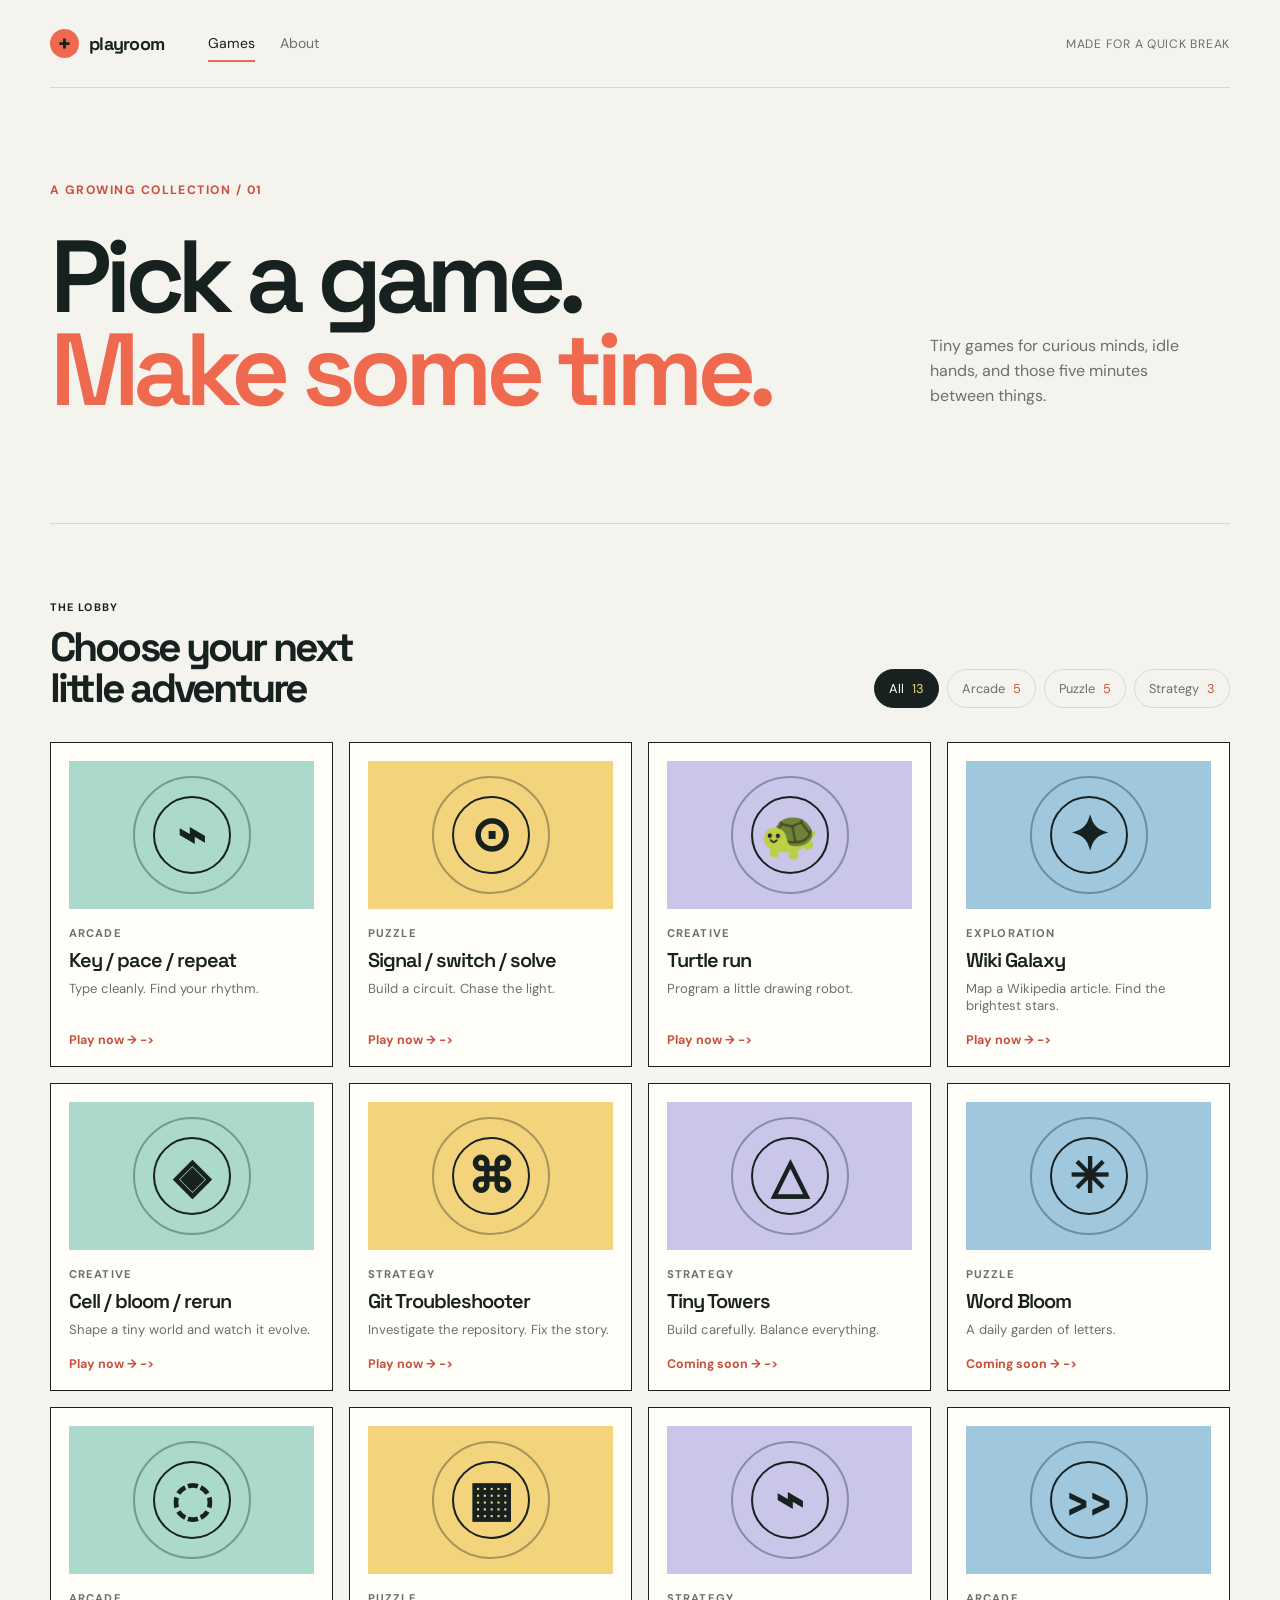
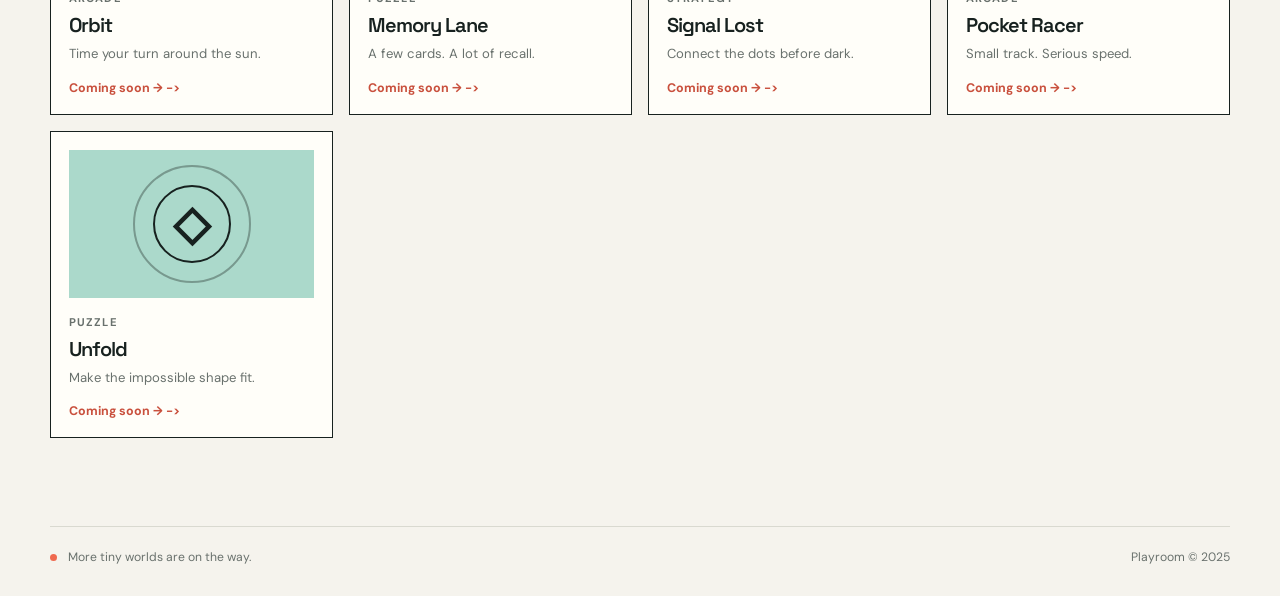
<file: index.html>
<!doctype html>
<html lang="en">
  <head>
    <meta charset="UTF-8" />
    <meta name="viewport" content="width=device-width, initial-scale=1.0" />
    <meta name="description" content="A small collection of thoughtfully made browser games." />
    <title>Playroom | A small collection of games</title>
    <link rel="preconnect" href="https://fonts.googleapis.com" />
    <link rel="preconnect" href="https://fonts.gstatic.com" crossorigin />
    <link href="https://fonts.googleapis.com/css2?family=DM+Sans:wght@400;500;700&family=Space+Grotesk:wght@500;600;700&display=swap" rel="stylesheet" />
    <link rel="stylesheet" href="styles.css" />
    <link rel="stylesheet" href="games/typing/styles.css" />
    <link rel="stylesheet" href="games/logic/styles.css" />
    <link rel="stylesheet" href="games/turtle/styles.css" />
    <link rel="stylesheet" href="games/cellular/styles.css" />
    <link rel="stylesheet" href="games/wiki-galaxy/styles.css" />
    <link rel="stylesheet" href="games/git/styles.css" />
    <link rel="stylesheet" href="games/git/visualization.css" />
    <script src="script.js" type="module"></script>
  </head>
  <body>
    <div class="page-shell">
      <header class="site-header">
        <button class="brand" type="button" aria-label="Playroom home">
          <span class="brand-mark" aria-hidden="true">+</span>
          <span>playroom</span>
        </button>
        <nav class="site-nav" aria-label="Main navigation">
          <a class="active" href="#games">Games</a>
          <a href="#about">About</a>
        </nav>
        <span class="header-note">made for a quick break</span>
      </header>

      <main>
        <section class="intro" id="about">
          <p class="eyebrow">A growing collection <span aria-hidden="true">/</span> 01</p>
          <h1>Pick a game.<br /><em>Make some time.</em></h1>
          <p class="intro-copy">Tiny games for curious minds, idle hands, and those five minutes between things.</p>
        </section>

        <section class="game-library" id="games" aria-labelledby="games-heading">
          <div class="library-heading">
            <div>
              <p class="section-label">The lobby</p>
              <h2 id="games-heading">Choose your next<br />little adventure</h2>
            </div>
            <div class="filter-bar" aria-label="Filter games" role="group">
              <button class="filter-button active" type="button" data-filter="all">All <span data-filter-count></span></button>
              <button class="filter-button" type="button" data-filter="arcade">Arcade <span data-filter-count></span></button>
              <button class="filter-button" type="button" data-filter="puzzle">Puzzle <span data-filter-count></span></button>
              <button class="filter-button" type="button" data-filter="strategy">Strategy <span data-filter-count></span></button>
            </div>
          </div>
          <div class="game-grid" id="game-grid" aria-live="polite"></div>
        </section>

        <section class="typing-game" id="typing-game" aria-labelledby="typing-heading" hidden>
          <div class="typing-topline">
            <div>
              <p class="section-label">First game / 01</p>
              <h2 id="typing-heading">Key / pace / repeat</h2>
            </div>
            <button class="text-button" data-close-game type="button">Back to lobby</button>
          </div>
          <div class="mode-tabs" role="tablist" aria-label="Typing game modes">
            <button class="game-about-tab active" type="button" role="tab" aria-selected="true" data-game-mode="about">About</button>
            <button class="mode-tab" type="button" role="tab" aria-selected="false" data-game-mode="type">Type mode</button>
            <button class="mode-tab" type="button" role="tab" aria-selected="false" data-game-mode="race">Ghost race</button>
            <button class="mode-tab" type="button" role="tab" aria-selected="false" data-game-mode="stats">Stats</button>
          </div>
          <div class="game-about-view" data-game-about hidden></div>
          <div class="typing-view" id="typing-view" data-game-view></div>
        </section>

        <section class="logic-game" id="logic-game" aria-labelledby="logic-heading" hidden>
          <div class="logic-topline">
            <div>
              <p class="section-label">Second game / 02</p>
              <h2 id="logic-heading">Make the signal behave</h2>
            </div>
            <button class="text-button" data-close-game type="button">Back to lobby</button>
          </div>
          <div class="logic-tabs" role="tablist" aria-label="Logic game modes">
            <button class="game-about-tab active" type="button" role="tab" aria-selected="true" data-game-mode="about">About</button>
            <button class="logic-tab" type="button" role="tab" aria-selected="false" data-game-mode="lab">Circuit lab</button>
            <button class="logic-tab" type="button" role="tab" aria-selected="false" data-game-mode="detective">Logic detective</button>
          </div>
          <div class="game-about-view" data-game-about hidden></div>
          <div class="logic-view" id="logic-view" data-game-view></div>
        </section>

        <section class="turtle-game" id="turtle-game" aria-labelledby="turtle-heading" hidden>
          <div class="turtle-topline">
            <div>
              <p class="section-label">Third game / 03</p>
              <h2 id="turtle-heading">Turtle run</h2>
            </div>
            <button class="text-button" data-close-game type="button">Back to lobby</button>
          </div>
          <div class="turtle-tabs" role="tablist" aria-label="Turtle game modes">
            <button class="game-about-tab active" type="button" role="tab" aria-selected="true" data-game-mode="about">About</button>
            <button class="turtle-tab" type="button" role="tab" aria-selected="false" data-game-mode="draw">Draw mode</button>
          </div>
          <div class="game-about-view" data-game-about hidden></div>
          <div class="turtle-view" id="turtle-view" data-game-view></div>
        </section>

        <section class="cellular-game" id="cellular-game" aria-labelledby="cellular-heading" hidden>
          <div class="cellular-topline">
            <div>
              <p class="section-label">Fourth game / 04</p>
              <h2 id="cellular-heading">Cell / bloom / rerun</h2>
            </div>
            <button class="text-button" data-close-game type="button">Back to lobby</button>
          </div>
          <div class="cellular-tabs" role="tablist" aria-label="Cellular automata game modes">
            <button class="game-about-tab active" type="button" role="tab" aria-selected="true" data-game-mode="about">About</button>
            <button class="cellular-tab" type="button" role="tab" aria-selected="false" data-game-mode="play">Play mode</button>
          </div>
          <div class="game-about-view" data-game-about hidden></div>
          <div class="cellular-view" id="cellular-view" data-game-view></div>
        </section>

        <section class="git-game" id="git-game" aria-labelledby="git-heading" hidden>
          <div class="git-topline"><div><p class="section-label">Git game / 06</p><h2 id="git-heading">Git Troubleshooter</h2></div><button class="text-button" data-close-game type="button">Back to lobby</button></div>
          <div class="git-tabs" role="tablist" aria-label="Git game modes"><button class="game-about-tab active" type="button" role="tab" aria-selected="true" data-game-mode="about">About</button><button class="git-tab" type="button" role="tab" aria-selected="false" data-game-mode="play">Troubleshoot</button></div>
          <div class="game-about-view" data-game-about hidden></div><div class="git-view" id="git-view" data-game-view><div data-git-scenario></div><div data-git-command></div><div class="git-visualization-host" data-git-visualization></div></div>
        </section>

        <section class="wiki-galaxy-game" id="wiki-galaxy-game" aria-labelledby="wiki-galaxy-heading" hidden>
          <div class="wiki-topline">
            <div>
              <p class="section-label">Fifth game / 05</p>
              <h2 id="wiki-galaxy-heading">Wiki Galaxy</h2>
            </div>
            <button class="text-button" data-close-game type="button">Back to lobby</button>
          </div>
          <div class="wiki-tabs" role="tablist" aria-label="Wiki Galaxy game modes">
            <button class="game-about-tab active" type="button" role="tab" aria-selected="true" data-game-mode="about">About</button>
            <button class="wiki-tab" type="button" role="tab" aria-selected="false" data-game-mode="explore">Explore</button>
          </div>
          <div class="game-about-view" data-game-about hidden></div>
          <div class="wiki-view" id="wiki-view" data-game-view></div>
        </section>
      </main>

      <footer class="site-footer">
        <p><span class="footer-dot" aria-hidden="true"></span> More tiny worlds are on the way.</p>
        <p>Playroom <span aria-hidden="true">&copy;</span> 2025</p>
      </footer>
    </div>
  </body>
</html>
</file>
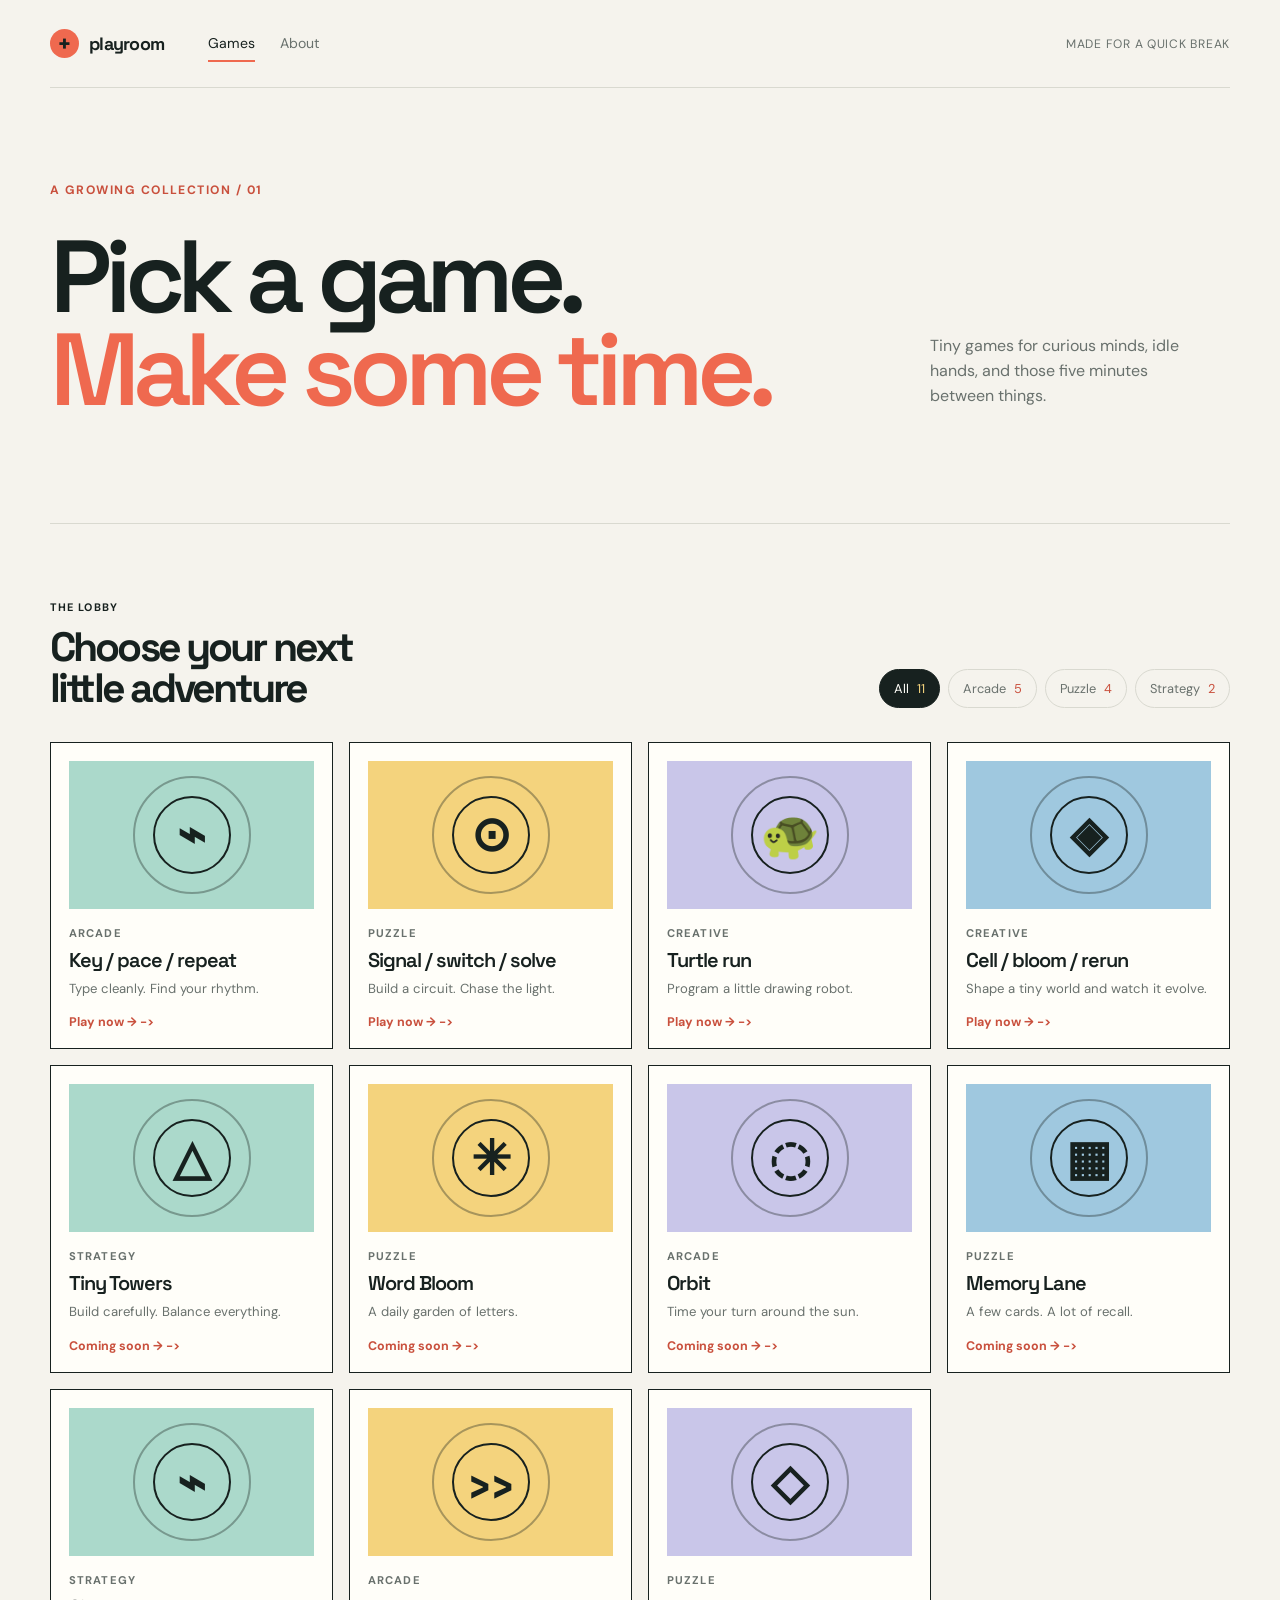
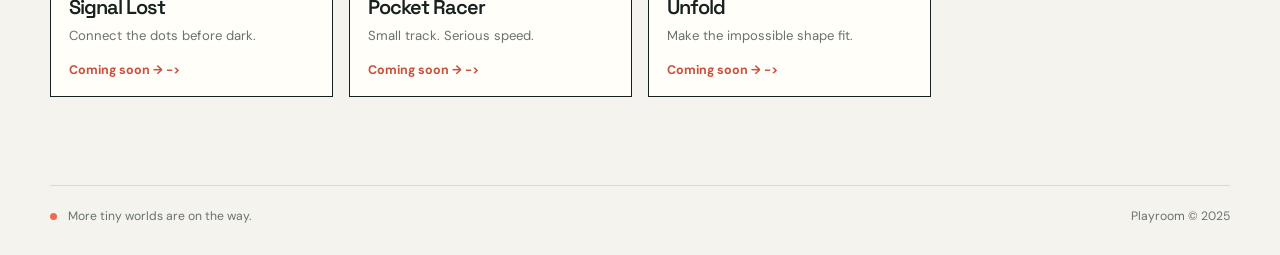
<file: pr-preview/pr-23/index.html>
<!doctype html>
<html lang="en">
  <head>
    <meta charset="UTF-8" />
    <meta name="viewport" content="width=device-width, initial-scale=1.0" />
    <meta name="description" content="A small collection of thoughtfully made browser games." />
    <title>Playroom | A small collection of games</title>
    <link rel="preconnect" href="https://fonts.googleapis.com" />
    <link rel="preconnect" href="https://fonts.gstatic.com" crossorigin />
    <link href="https://fonts.googleapis.com/css2?family=DM+Sans:wght@400;500;700&family=Space+Grotesk:wght@500;600;700&display=swap" rel="stylesheet" />
    <link rel="stylesheet" href="styles.css" />
    <link rel="stylesheet" href="games/typing/styles.css" />
    <link rel="stylesheet" href="games/logic/styles.css" />
    <link rel="stylesheet" href="games/turtle/styles.css" />
    <link rel="stylesheet" href="games/cellular/styles.css" />
    <script src="script.js" type="module"></script>
  </head>
  <body>
    <div class="page-shell">
      <header class="site-header">
        <a class="brand" href="index.html" aria-label="Playroom home">
          <span class="brand-mark" aria-hidden="true">+</span>
          <span>playroom</span>
        </a>
        <nav class="site-nav" aria-label="Main navigation">
          <a class="active" href="#games">Games</a>
          <a href="#about">About</a>
        </nav>
        <span class="header-note">made for a quick break</span>
      </header>

      <main>
        <section class="intro" id="about">
          <p class="eyebrow">A growing collection <span aria-hidden="true">/</span> 01</p>
          <h1>Pick a game.<br /><em>Make some time.</em></h1>
          <p class="intro-copy">Tiny games for curious minds, idle hands, and those five minutes between things.</p>
        </section>

        <section class="game-library" id="games" aria-labelledby="games-heading">
          <div class="library-heading">
            <div>
              <p class="section-label">The lobby</p>
              <h2 id="games-heading">Choose your next<br />little adventure</h2>
            </div>
            <div class="filter-bar" aria-label="Filter games" role="group">
              <button class="filter-button active" type="button" data-filter="all">All <span data-filter-count></span></button>
              <button class="filter-button" type="button" data-filter="arcade">Arcade <span data-filter-count></span></button>
              <button class="filter-button" type="button" data-filter="puzzle">Puzzle <span data-filter-count></span></button>
              <button class="filter-button" type="button" data-filter="strategy">Strategy <span data-filter-count></span></button>
            </div>
          </div>
          <div class="game-grid" id="game-grid" aria-live="polite"></div>
        </section>

        <section class="typing-game" id="typing-game" aria-labelledby="typing-heading" hidden>
          <div class="typing-topline">
            <div>
              <p class="section-label">First game / 01</p>
              <h2 id="typing-heading">Key / pace / repeat</h2>
            </div>
            <button class="text-button" data-close-game type="button">Back to lobby</button>
          </div>
          <div class="mode-tabs" role="tablist" aria-label="Typing game modes">
            <button class="game-about-tab active" type="button" role="tab" aria-selected="true" data-game-mode="about">About</button>
            <button class="mode-tab" type="button" role="tab" aria-selected="false" data-game-mode="type">Type mode</button>
            <button class="mode-tab" type="button" role="tab" aria-selected="false" data-game-mode="race">Ghost race</button>
            <button class="mode-tab" type="button" role="tab" aria-selected="false" data-game-mode="stats">Stats</button>
          </div>
          <div class="game-about-view" data-game-about hidden></div>
          <div class="typing-view" id="typing-view" data-game-view></div>
        </section>

        <section class="logic-game" id="logic-game" aria-labelledby="logic-heading" hidden>
          <div class="logic-topline">
            <div>
              <p class="section-label">Second game / 02</p>
              <h2 id="logic-heading">Make the signal behave</h2>
            </div>
            <button class="text-button" data-close-game type="button">Back to lobby</button>
          </div>
          <div class="logic-tabs" role="tablist" aria-label="Logic game modes">
            <button class="game-about-tab active" type="button" role="tab" aria-selected="true" data-game-mode="about">About</button>
            <button class="logic-tab" type="button" role="tab" aria-selected="false" data-game-mode="lab">Circuit lab</button>
            <button class="logic-tab" type="button" role="tab" aria-selected="false" data-game-mode="detective">Logic detective</button>
          </div>
          <div class="game-about-view" data-game-about hidden></div>
          <div class="logic-view" id="logic-view" data-game-view></div>
        </section>

        <section class="turtle-game" id="turtle-game" aria-labelledby="turtle-heading" hidden>
          <div class="turtle-topline">
            <div>
              <p class="section-label">Third game / 03</p>
              <h2 id="turtle-heading">Turtle run</h2>
            </div>
            <button class="text-button" data-close-game type="button">Back to lobby</button>
          </div>
          <div class="turtle-tabs" role="tablist" aria-label="Turtle game modes">
            <button class="game-about-tab active" type="button" role="tab" aria-selected="true" data-game-mode="about">About</button>
            <button class="turtle-tab" type="button" role="tab" aria-selected="false" data-game-mode="draw">Draw mode</button>
          </div>
          <div class="game-about-view" data-game-about hidden></div>
          <div class="turtle-view" id="turtle-view" data-game-view></div>
        </section>

        <section class="cellular-game" id="cellular-game" aria-labelledby="cellular-heading" hidden>
          <div class="cellular-topline">
            <div>
              <p class="section-label">Fourth game / 04</p>
              <h2 id="cellular-heading">Cell / bloom / rerun</h2>
            </div>
            <button class="text-button" data-close-game type="button">Back to lobby</button>
          </div>
          <div class="cellular-tabs" role="tablist" aria-label="Cellular automata game modes">
            <button class="game-about-tab active" type="button" role="tab" aria-selected="true" data-game-mode="about">About</button>
            <button class="cellular-tab" type="button" role="tab" aria-selected="false" data-game-mode="play">Play mode</button>
          </div>
          <div class="game-about-view" data-game-about hidden></div>
          <div class="cellular-view" id="cellular-view" data-game-view></div>
        </section>
      </main>

      <footer class="site-footer">
        <p><span class="footer-dot" aria-hidden="true"></span> More tiny worlds are on the way.</p>
        <p>Playroom <span aria-hidden="true">&copy;</span> 2025</p>
      </footer>
    </div>
  </body>
</html>
</file>
<file: styles.css>
@import url('https://fonts.googleapis.com/css2?family=DM+Sans:wght@400;500;700&family=Space+Grotesk:wght@500;600;700&display=swap');

:root {
  --ink: #17211f;
  --muted: #69716d;
  --paper: #f5f3ed;
  --line: #d9d9d0;
  --coral: #ef694f;
  --coral-dark: #c9503d;
  --teal: #abd9cb;
  --yellow: #f4d37d;
  --lavender: #c9c6e9;
  --blue: #9fc8df;
  --white: #fffef9;
  --display: 'Space Grotesk', 'Trebuchet MS', sans-serif;
  --body: 'DM Sans', 'Segoe UI', sans-serif;
}

* { box-sizing: border-box; }
html { scroll-behavior: smooth; }
body {
  margin: 0;
  color: var(--ink);
  background: var(--paper);
  font-family: var(--body);
  -webkit-font-smoothing: antialiased;
}
a { color: inherit; text-decoration: none; }
button { color: inherit; font: inherit; }
[hidden] { display: none !important; }
.game-link, .text-button, .primary-button, .secondary-button, .mini-button, .tool-button { cursor: pointer; }
.game-link { border: 0; background: none; padding: 0; color: var(--coral-dark); font: inherit; font-size: .78rem; font-weight: 700; text-align: left; }
.text-button { padding: 8px 0; border: 0; background: none; color: var(--coral-dark); font-size: .78rem; font-weight: 700; }
.text-button:hover { color: var(--ink); }
.primary-button, .secondary-button, .mini-button, .tool-button { border: 1px solid var(--ink); border-radius: 999px; }
.primary-button { padding: 11px 18px; background: var(--ink); color: var(--white); font-size: .78rem; font-weight: 700; }
.primary-button:hover { background: var(--coral-dark); }
.secondary-button { padding: 10px 14px; background: transparent; color: var(--ink); font-size: .78rem; font-weight: 700; }
.secondary-button:hover { background: var(--yellow); }
.secondary-button.full { width: 100%; }
.mini-button { padding: 7px 10px; background: var(--white); color: var(--ink); font-size: .72rem; }
.tool-button { padding: 10px 14px; background: var(--white); color: var(--ink); font-size: .78rem; }

.page-shell { width: min(1180px, calc(100% - 56px)); margin: 0 auto; }
.site-header {
  min-height: 88px;
  display: flex;
  align-items: center;
  gap: 44px;
  border-bottom: 1px solid var(--line);
}
.brand { display: inline-flex; align-items: center; gap: 10px; padding: 0; border: 0; color: inherit; background: none; font: 700 1.12rem var(--display); letter-spacing: -0.04em; cursor: pointer; }
.brand-mark { display: grid; width: 29px; height: 29px; place-items: center; color: var(--ink); background: var(--coral); border-radius: 50%; font-size: 1.5rem; line-height: 1; }
.site-nav { display: flex; gap: 25px; color: var(--muted); font-size: .88rem; }
.site-nav a { padding: 8px 0; }
.site-nav a.active, .site-nav a:hover { color: var(--ink); }
.site-nav a.active { border-bottom: 2px solid var(--coral); }
.header-note { margin-left: auto; color: var(--muted); font-size: .76rem; letter-spacing: .06em; text-transform: uppercase; }

.intro { display: grid; grid-template-columns: minmax(0, 1fr) 300px; gap: 32px; padding: 94px 0 107px; border-bottom: 1px solid var(--line); }
.eyebrow, .section-label { margin: 0; color: var(--coral-dark); font-size: .76rem; font-weight: 700; letter-spacing: .12em; text-transform: uppercase; }
.eyebrow { grid-column: 1 / -1; }
h1, h2 { margin: 0; font-family: var(--display); letter-spacing: -.07em; }
h1 { max-width: 780px; font-size: clamp(3.8rem, 8vw, 7.9rem); font-weight: 600; line-height: .91; }
h1 em { color: var(--coral); font-style: normal; }
.intro-copy { align-self: end; max-width: 260px; margin: 0 0 8px; color: var(--muted); font-size: 1rem; line-height: 1.55; }

.game-library { padding: 76px 0 88px; }
.library-heading { display: flex; align-items: end; justify-content: space-between; gap: 30px; margin-bottom: 34px; }
.section-label { margin-bottom: 13px; color: var(--ink); }
h2 { font-size: clamp(1.8rem, 3.2vw, 3rem); line-height: .98; }
.filter-bar { display: flex; flex-wrap: wrap; justify-content: flex-end; gap: 8px; }
.filter-button { padding: 10px 14px; border: 1px solid var(--line); border-radius: 99px; background: transparent; color: var(--muted); cursor: pointer; font-size: .8rem; transition: .2s ease; }
.filter-button span { margin-left: 5px; color: var(--coral-dark); }
.filter-button:hover, .filter-button.active { border-color: var(--ink); background: var(--ink); color: var(--white); }
.filter-button.active span { color: var(--yellow); }

.game-grid { display: grid; grid-template-columns: repeat(4, 1fr); gap: 16px; }
.game-card { min-height: 286px; display: flex; flex-direction: column; padding: 18px; border: 1px solid var(--ink); background: var(--white); transition: transform .2s ease, box-shadow .2s ease; }
.game-card:nth-child(4n + 1) .game-art { background: var(--teal); }
.game-card:nth-child(4n + 2) .game-art { background: var(--yellow); }
.game-card:nth-child(4n + 3) .game-art { background: var(--lavender); }
.game-card:nth-child(4n) .game-art { background: var(--blue); }
.game-card:hover { transform: translateY(-5px); box-shadow: 5px 5px 0 var(--ink); }
.game-art { position: relative; display: grid; min-height: 148px; place-items: center; overflow: hidden; }
.game-art::before, .game-art::after { position: absolute; content: ''; border: 2px solid var(--ink); border-radius: 50%; }
.game-art::before { width: 74px; height: 74px; }
.game-art::after { width: 114px; height: 114px; opacity: .35; }
.art-symbol { z-index: 1; font: 600 3rem var(--display); }
.game-info { display: flex; flex: 1; flex-direction: column; padding-top: 17px; }
.game-type { margin: 0 0 7px; color: var(--muted); font-size: .7rem; font-weight: 700; letter-spacing: .1em; text-transform: uppercase; }
.game-name { margin: 0; font: 600 1.25rem var(--display); letter-spacing: -.05em; }
.game-description { margin: 7px 0 0; color: var(--muted); font-size: .82rem; line-height: 1.35; }
.game-link { align-self: flex-start; margin-top: auto; padding-top: 17px; color: var(--coral-dark); font-size: .78rem; font-weight: 700; }
.game-link::after { content: '  ->'; transition: margin .2s ease; }
.game-card:hover .game-link::after { margin-left: 4px; }

.site-footer { display: flex; justify-content: space-between; gap: 20px; padding: 22px 0 31px; border-top: 1px solid var(--line); color: var(--muted); font-size: .76rem; }
.site-footer p { margin: 0; }
.footer-dot { display: inline-block; width: 7px; height: 7px; margin-right: 8px; border-radius: 50%; background: var(--coral); }

@media (max-width: 850px) {
  .game-grid { grid-template-columns: repeat(2, 1fr); }
  .intro { grid-template-columns: 1fr 220px; }
}
@media (max-width: 620px) {
  .page-shell { width: min(100% - 32px, 500px); }
  .site-header { min-height: 72px; gap: 20px; }
  .header-note { display: none; }
  .site-nav { margin-left: auto; }
  .intro { display: block; padding: 64px 0 72px; }
  h1 { margin: 28px 0 32px; font-size: clamp(3.3rem, 17vw, 5.5rem); }
  .intro-copy { max-width: 280px; margin: 0; }
  .game-library { padding: 58px 0 66px; }
  .library-heading { display: block; margin-bottom: 26px; }
  .filter-bar { justify-content: flex-start; margin-top: 27px; }
  .game-grid { gap: 10px; }
  .game-card { min-height: 260px; padding: 12px; }
  .game-art { min-height: 128px; }
  .game-name { font-size: 1.05rem; }
  .game-description { font-size: .75rem; }
  .site-footer { display: block; line-height: 1.8; }
  .site-footer p + p { margin-top: 5px; }
}

.game-about-tab {
  padding: 0 0 14px;
  border: 0;
  border-bottom: 2px solid transparent;
  background: none;
  color: var(--muted);
  cursor: pointer;
  font: 700 .78rem var(--body);
}
.game-about-tab.active { border-color: var(--coral); color: var(--ink); }

.game-about-view { width: min(100%, 980px); }

.game-about {
  display: grid;
  grid-template-columns: minmax(210px, .7fr) minmax(0, 1.8fr);
  gap: 34px;
  padding: 4px 0 20px;
}

.about-heading h3 {
  margin: 0;
  max-width: 280px;
  font: 600 1.7rem var(--display);
  line-height: 1.03;
  letter-spacing: -.06em;
}

.about-body { min-width: 0; }

.about-visual {
  margin-bottom: 30px;
  padding: 18px;
  border: 1px solid var(--ink);
  background: var(--white);
}

.about-visual .section-label { margin-bottom: 14px; }

.about-flow {
  display: flex;
  align-items: stretch;
  gap: 8px;
}

.about-flow-step {
  flex: 1;
  min-width: 0;
  display: flex;
  flex-direction: column;
  justify-content: center;
  gap: 9px;
  min-height: 82px;
  padding: 12px;
  border: 1px solid var(--line);
  background: var(--paper);
}

.about-flow-step strong { font: 700 .78rem var(--body); line-height: 1.25; }
.about-flow-number {
  display: inline-grid;
  width: 23px;
  height: 23px;
  place-items: center;
  border-radius: 50%;
  background: var(--coral);
  font-size: .68rem;
  font-weight: 700;
}

.about-flow-arrow {
  align-self: center;
  color: var(--coral-dark);
  font: 700 1.1rem var(--display);
}

.about-content {
  display: grid;
  grid-template-columns: repeat(2, minmax(0, 1fr));
  gap: 24px 30px;
}

.about-section h4 {
  margin: 0 0 8px;
  font: 700 .76rem var(--body);
  letter-spacing: .09em;
  text-transform: uppercase;
}

.about-section p,
.about-section ul {
  margin: 0;
  color: var(--muted);
  font-size: .88rem;
  line-height: 1.55;
}

.about-section ul { padding-left: 17px; }
.about-section li + li { margin-top: 5px; }

.cellular-tabs {
  display: flex;
  gap: 24px;
  margin: 48px 0 34px;
  border-bottom: 1px solid var(--line);
}
.cellular-tab {
  padding: 0 0 14px;
  border: 0;
  border-bottom: 2px solid transparent;
  background: none;
  color: var(--muted);
  cursor: pointer;
  font: 700 .78rem var(--body);
}
.cellular-tab.active { border-color: var(--coral); color: var(--ink); }
.cellular-view { padding-top: 0; }

@media (max-width: 850px) {
  .game-about { grid-template-columns: 1fr; }
  .about-content { grid-template-columns: repeat(2, minmax(0, 1fr)); }
}
@media (max-width: 620px) {
  .game-about { padding: 0 0 18px; }
  .about-content { grid-template-columns: 1fr; gap: 19px; }
  .about-flow { flex-direction: column; }
  .about-flow-arrow { transform: rotate(90deg); }
  .cellular-tabs { gap: 17px; margin-top: 36px; }
  .game-about-tab, .cellular-tab { font-size: .7rem; }
}
</file>
<file: games/typing/styles.css>
.typing-game { padding: 75px 0 90px; border-bottom: 1px solid var(--line); }
.typing-topline { display: flex; align-items: end; justify-content: space-between; gap: 24px; }
.mode-tabs { display: flex; gap: 24px; margin: 48px 0 34px; border-bottom: 1px solid var(--line); }
.mode-tab { padding: 0 0 14px; border: 0; border-bottom: 2px solid transparent; background: none; color: var(--muted); cursor: pointer; font: 700 .78rem var(--body); }
.mode-tab.active { border-color: var(--coral); color: var(--ink); }
.typing-view { width: min(100%, 860px); min-height: 355px; transition: background .1s ease; }
.typing-view.mistake { animation: mistake-flash .22s ease; }
@keyframes mistake-flash { 50% { background: #f8dcd5; } }
.typing-meta, .typing-footer { display: flex; justify-content: space-between; gap: 20px; color: var(--muted); font-size: .76rem; }
.typing-meta { padding-bottom: 18px; border-bottom: 1px solid var(--line); text-transform: uppercase; letter-spacing: .08em; }
.passage { width: 100%; max-width: 860px; padding: 55px 0 70px; outline: none; color: #c4c7c0; font: 500 clamp(1.55rem, 3.2vw, 2.55rem)/1.35 var(--display); letter-spacing: -.045em; text-align: justify; text-wrap: pretty; word-break: normal; overflow-wrap: normal; }
.char { position: relative; transition: color .12s ease; }
.char.typed { color: var(--ink); }
.char.current { color: var(--coral); text-decoration: underline; text-decoration-thickness: 3px; text-underline-offset: 7px; }
.char.ghost-cursor::after { position: absolute; top: 8%; right: -2px; width: 3px; height: 84%; background: var(--lavender); content: ''; }
.typing-footer { align-items: center; padding-top: 18px; border-top: 1px solid var(--line); }
.result-panel { padding: 44px 0; }
.result-panel h3 { margin: 12px 0 8px; font: 600 clamp(3.6rem, 9vw, 7rem)/.9 var(--display); letter-spacing: -.08em; }
.result-panel p:not(.section-label) { color: var(--muted); }
.primary-button { margin: 30px 24px 0 0; }
.stats-summary { display: grid; grid-template-columns: repeat(4, 1fr); gap: 1px; margin-bottom: 48px; background: var(--line); border: 1px solid var(--line); }
.stats-summary div { min-height: 120px; padding: 18px; background: var(--paper); }
.stats-summary span { display: block; margin-bottom: 21px; color: var(--muted); font-size: .7rem; text-transform: uppercase; letter-spacing: .08em; }
.stats-summary strong { font: 600 1.65rem var(--display); letter-spacing: -.06em; }
.positive { color: #3f8b68; }.negative { color: var(--coral-dark); }
.chart-grid { display: grid; grid-template-columns: repeat(2, minmax(0, 1fr)); gap: 24px; }
.chart-block { padding-bottom: 32px; border-bottom: 1px solid var(--line); }
.chart-heading { display: flex; justify-content: space-between; align-items: baseline; gap: 12px; margin-bottom: 15px; }.chart-heading h3 { margin: 0; font: 600 1.2rem var(--display); letter-spacing: -.05em; }.chart-heading span { color: var(--muted); font-size: .68rem; }
.bar-chart { display: flex; align-items: end; gap: 5px; height: 180px; padding: 0 0 1px; border-bottom: 1px solid var(--ink); }
.bar { flex: 1; min-width: 8px; min-height: 8px; }.wpm-chart .bar { background: var(--coral); }.accuracy-chart .bar { background: var(--lavender); }
.empty-state { color: var(--muted); font-size: .85rem; }
.runs-table { margin-top: 42px; }.table-heading { display: flex; justify-content: space-between; align-items: baseline; margin-bottom: 15px; }.table-heading h3 { margin: 0; font: 600 1.35rem var(--display); letter-spacing: -.05em; }.table-heading span { color: var(--muted); font-size: .75rem; }
.run-row { display: grid; grid-template-columns: 1.5fr 1fr 1fr 1fr; gap: 12px; padding: 12px 0; border-top: 1px solid var(--line); font-size: .8rem; }.run-head { color: var(--muted); font-size: .68rem; text-transform: uppercase; letter-spacing: .08em; }.run-row strong { font-weight: 700; }

@media (max-width: 620px) {
  .typing-game { padding: 58px 0 66px; }
  .typing-topline { align-items: start; flex-direction: column; }
  .mode-tabs { gap: 17px; margin-top: 36px; }
  .mode-tab { font-size: .7rem; }
  .typing-meta, .typing-footer { align-items: start; flex-direction: column; gap: 9px; }
  .passage { padding: 42px 0 52px; font-size: 1.6rem; }
  .stats-summary { grid-template-columns: repeat(2, 1fr); }
  .chart-grid { grid-template-columns: 1fr; gap: 28px; }
  .stats-summary div { min-height: 100px; padding: 13px; }
  .stats-summary span { margin-bottom: 15px; }
  .stats-summary strong { font-size: 1.25rem; }
}
</file>
<file: games/logic/styles.css>
.logic-game { padding: 75px 0 90px; border-bottom: 1px solid var(--line); }
.logic-topline { display: flex; align-items: end; justify-content: space-between; gap: 24px; }
.logic-tabs { display: flex; gap: 24px; margin: 48px 0 34px; border-bottom: 1px solid var(--line); }
.logic-tab { padding: 0 0 14px; border: 0; border-bottom: 2px solid transparent; background: none; color: var(--muted); cursor: pointer; font: 700 .78rem var(--body); }
.logic-tab.active { border-color: var(--coral); color: var(--ink); }
.logic-view { min-width: 0; }
.logic-controls { display: flex; align-items: end; gap: 28px; padding-bottom: 24px; border-bottom: 1px solid var(--line); }
.control-group { display: flex; align-items: center; gap: 12px; }
.control-label, .node-kicker, .section-label { font-size: .68rem; font-weight: 700; letter-spacing: .1em; text-transform: uppercase; }
.control-label { color: var(--muted); }
.stepper { display: flex; align-items: center; border: 1px solid var(--ink); background: var(--white); }
.stepper button { width: 27px; height: 29px; border: 0; background: transparent; cursor: pointer; font-size: 1rem; }
.stepper button:hover { background: var(--yellow); }
.stepper strong { width: 27px; text-align: center; font-size: .82rem; }
.circuit-actions { display: flex; gap: 18px; margin-left: auto; }
.resize-message { margin: 16px 0 0; padding: 10px 14px; border-left: 3px solid var(--coral); background: rgba(239, 105, 79, .1); color: var(--coral-dark); font-size: .78rem; font-weight: 700; }
.logic-intro { display: flex; justify-content: space-between; gap: 25px; padding: 25px 0 20px; }
.logic-intro p:not(.section-label), .lab-readout p, .detective-footer p { margin: 7px 0 0; color: var(--muted); font-size: .82rem; }
.logic-intro .section-label, .lab-readout .section-label { color: var(--ink); }
.gate-palette { display: flex; flex-wrap: wrap; justify-content: end; align-items: center; gap: 6px; max-width: 570px; }
.legend-title { width: 100%; color: var(--muted); font-size: .65rem; font-weight: 700; letter-spacing: .1em; text-align: right; text-transform: uppercase; }
.gate-tool { display: grid; grid-template-columns: auto auto; align-items: center; column-gap: 7px; min-width: 88px; padding: 7px 9px; border: 1px solid var(--line); background: var(--white); cursor: pointer; font-size: .68rem; text-align: left; }
.gate-tool:hover { border-color: var(--ink); background: var(--yellow); }
.gate-tool strong { font: 700 .85rem var(--display); }
.gate-tool small { grid-column: 2; color: var(--muted); font-size: .58rem; }
.circuit-board { position: relative; min-height: 390px; padding: 28px; border: 1px solid var(--ink); background: #e9eee6; overflow: hidden; }
.circuit-board::before { position: absolute; inset: 0; background-image: linear-gradient(rgba(23, 33, 31, .06) 1px, transparent 1px), linear-gradient(90deg, rgba(23, 33, 31, .06) 1px, transparent 1px); background-size: 24px 24px; content: ''; }
.wire-layer { position: absolute; inset: 0; z-index: 1; width: 100%; height: 100%; pointer-events: none; overflow: visible; }
.wire { fill: none; stroke: var(--coral-dark); stroke-width: 3; stroke-linecap: round; filter: drop-shadow(0 1px 0 rgba(255,255,255,.5)); }
.node-grid { position: relative; z-index: 2; display: grid; grid-template-columns: repeat(4, 1fr); grid-template-rows: repeat(4, minmax(60px, 1fr)); align-items: center; min-height: 332px; column-gap: 54px; row-gap: 16px; }
.circuit-node { position: relative; grid-row: var(--row); grid-column: var(--column); width: 100%; min-height: 82px; padding: 13px; }
.input-node { width: 96px; justify-self: center; padding: 7px 0; }
.output-node { display: flex; width: 96px; height: 96px; flex-direction: column; align-items: center; justify-self: center; padding: 15px 8px; border: 1px solid var(--ink); border-radius: 50%; background: var(--teal); box-shadow: 3px 3px 0 rgba(23, 33, 31, .13); }
.node-heading { display: flex; justify-content: space-between; gap: 8px; align-items: baseline; }
.node-heading strong { font: 700 .68rem var(--display); }
.node-kicker { color: var(--muted); }
.gate-node { display: flex; align-items: center; justify-content: center; min-height: 94px; }
.gate-body { position: relative; display: flex; width: 104px; min-height: 72px; flex-direction: column; align-items: center; justify-content: center; gap: 5px; border: 1px solid var(--ink); border-radius: 6px; background: var(--lavender); color: var(--ink); box-shadow: 3px 3px 0 rgba(23, 33, 31, .14); }
.gate-name { font-size: .62rem; font-weight: 700; letter-spacing: .1em; text-transform: uppercase; }
.gate-symbol { font: 700 1.1rem var(--display); }
.remove-gate { position: absolute; top: 5px; right: 7px; border: 0; background: none; color: var(--muted); cursor: pointer; font-size: .7rem; }
.remove-gate:hover { color: var(--coral-dark); }
.switch { position: relative; display: block; width: 76px; height: 42px; margin: 9px auto 0; padding: 4px; border: 2px solid var(--ink); border-radius: 9px; background: #c7cec7; cursor: pointer; text-align: left; box-shadow: inset 0 -4px 0 rgba(23, 33, 31, .12); }
.switch::before { position: absolute; top: 5px; left: 5px; width: 29px; height: 26px; border: 1px solid var(--ink); border-radius: 5px; background: var(--white); content: ''; transition: transform .15s ease; }
.switch span { display: none; }
.input-node.on .switch { background: var(--coral); }
.input-node.on .switch::before { transform: translateX(32px); }
.bulb { position: relative; width: 34px; height: 34px; margin: 1px 0 8px; border: 2px solid var(--ink); border-radius: 50% 50% 45% 45%; background: #b8c5bb; }
.bulb::before { position: absolute; right: 5px; bottom: -8px; left: 5px; height: 9px; border: 2px solid var(--ink); border-top: 0; border-radius: 0 0 4px 4px; background: #8d9b92; content: ''; }
.bulb span { position: absolute; top: 6px; left: 8px; width: 7px; height: 7px; border-radius: 50%; background: rgba(255, 254, 249, .7); }
.output-node.on .bulb { background: var(--yellow); box-shadow: 0 0 0 5px rgba(244, 211, 125, .35), 0 0 18px rgba(244, 211, 125, .85); }
.output-label { margin-top: 2px; color: var(--muted); font-size: .62rem; font-weight: 700; letter-spacing: .08em; text-transform: uppercase; }
.output-status { margin-top: 3px; font: 700 .65rem var(--display); }
.port { position: absolute; z-index: 3; width: 13px; height: 13px; padding: 0; border: 2px solid var(--ink); border-radius: 50%; background: var(--paper); cursor: crosshair; }
.port:hover, .port:focus { outline: 2px solid var(--coral); outline-offset: 2px; background: var(--coral); }
.output-port { top: 50%; right: -8px; transform: translateY(-50%); }
.input-port { top: 50%; left: -8px; transform: translateY(-50%); }
.gate-inputs { position: absolute; inset: 0 auto 0 -8px; display: flex; flex-direction: column; justify-content: space-around; padding: 18px 0; }
.gate-inputs .input-port { position: relative; top: auto; left: auto; transform: none; }
.lab-readout { display: flex; justify-content: space-between; gap: 20px; padding-top: 22px; }
.detective-layout { display: grid; grid-template-columns: minmax(0, 1fr) minmax(220px, 280px); align-items: start; gap: 24px; }
.detective-layout .truth-table-wrap { max-height: 390px; overflow: auto; border: 1px solid var(--line); background: rgba(255, 254, 249, .45); }
.detective-layout .truth-table { min-width: 210px; }
.detective-footer { display: flex; align-items: end; justify-content: space-between; gap: 20px; padding: 25px 0 18px; }
.detective-status { font-weight: 700; }
.detective-status.solved { color: #3f8b68; }
.truth-table-wrap { overflow-x: auto; border-top: 1px solid var(--line); }
.truth-table { width: 100%; border-collapse: separate; border-spacing: 0; font-size: .78rem; }
.truth-table caption { padding: 16px 16px 12px; color: var(--muted); font-size: .68rem; text-align: left; text-transform: uppercase; letter-spacing: .1em; }
.truth-table th { color: var(--muted); font-size: .68rem; letter-spacing: .08em; text-align: left; text-transform: uppercase; }
.truth-table th, .truth-table td { padding: 10px 16px; border-bottom: 1px solid var(--line); }
.truth-table th:first-child, .truth-table td:first-child { padding-left: 16px; }
.truth-table tr.passed { background: rgba(171, 217, 203, .3); }
.truth-bit { display: inline-grid; width: 22px; height: 22px; place-items: center; border: 1px solid var(--line); background: var(--white); font-weight: 700; }
.truth-bit.high { border-color: var(--coral); background: var(--coral); color: var(--white); }
@media (max-width: 720px) {
  .logic-game { padding: 58px 0 66px; }
  .logic-topline { align-items: start; flex-direction: column; }
  .logic-tabs { gap: 17px; margin-top: 36px; }
  .logic-controls, .logic-intro, .lab-readout, .detective-footer { align-items: start; flex-direction: column; gap: 16px; }
  .circuit-actions { margin-left: 0; }
  .gate-palette { justify-content: start; }
  .circuit-board { padding: 14px; overflow-x: auto; }
  .node-grid { min-width: 660px; }
  .wire-layer { min-width: 660px; }
  .detective-layout { grid-template-columns: 1fr; }
  .detective-layout .truth-table-wrap { max-height: none; }
}
</file>
<file: games/turtle/styles.css>
.turtle-game { padding: 75px 0 90px; border-bottom: 1px solid var(--line); }
.turtle-topline { display: flex; align-items: end; justify-content: space-between; gap: 24px; }
.turtle-tabs { display: flex; gap: 24px; margin: 48px 0 34px; border-bottom: 1px solid var(--line); }
.turtle-tab { padding: 0 0 14px; border: 0; border-bottom: 2px solid transparent; background: none; color: var(--muted); cursor: pointer; font: 700 .78rem var(--body); }
.turtle-tab.active { border-color: var(--coral); color: var(--ink); }
.turtle-view { width: min(100%, 1440px); }

.turtle-shell { width: 100%; }
.turtle-toolbar { display: flex; justify-content: space-between; align-items: center; margin-bottom: 18px; }
.turtle-actions { display: flex; flex-wrap: wrap; gap: 12px; }
.animation-speed-control { display: grid; grid-template-columns: auto minmax(140px, 220px) auto; align-items: center; gap: 8px 12px; color: var(--muted); font-size: .72rem; }
.animation-speed-control span { white-space: nowrap; }
.animation-speed-control strong { color: var(--ink); }
.animation-speed-control input { width: 100%; accent-color: var(--ink); cursor: pointer; }
.animation-speed-control small { font-size: .64rem; white-space: nowrap; }
.turtle-actions .secondary-button { background: var(--white); color: var(--ink); margin: 0; }
.turtle-actions .secondary-button:hover { background: var(--paper); }
.turtle-actions .primary-button { margin: 0; }
.tool-button { width: 100%; }
.text-button.small { padding: 0; font-size: .72rem; }

.turtle-layout { display: grid; grid-template-columns: minmax(0, 2.2fr) minmax(270px, .85fr); gap: 24px; }
.turtle-canvas-panel { padding: 18px; border: 1px solid var(--ink); background: var(--white); overflow: hidden; }
#turtle-canvas { display: block; width: 100%; height: 720px; max-height: 720px; object-fit: contain; border: 1px solid var(--line); background: var(--paper); }

.turtle-sidebar { display: flex; flex-direction: column; gap: 20px; }
.palette, .program-panel { padding: 18px; border: 1px solid var(--ink); background: var(--white); }
.tool-grid { display: grid; grid-template-columns: repeat(2, minmax(0, 1fr)); gap: 8px; margin-top: 12px; }
.program-list { display: flex; flex-direction: column; gap: 12px; margin-top: 12px; }
.custom-editor { margin-top: 18px; padding-top: 18px; border-top: 1px solid var(--line); }
.custom-editor-actions { display: flex; flex-direction: column; gap: 8px; }
.command-block { padding: 10px 12px; border: 1px solid var(--line); background: var(--paper); }
.command-header { display: flex; align-items: center; gap: 8px; }
.command-name { flex: 1; font-size: .78rem; font-weight: 700; letter-spacing: .02em; text-transform: capitalize; }
.command-value { display: inline-flex; align-items: center; gap: 5px; color: var(--muted); font-size: .68rem; }
.command-value input { width: 68px; padding: 5px 6px; border: 1px solid var(--line); background: var(--white); font: inherit; }
.command-row-label { margin: 10px 0 8px; color: var(--muted); font-size: .68rem; letter-spacing: .08em; text-transform: uppercase; }
.command-children { margin-left: 12px; padding-left: 10px; border-left: 2px solid var(--line); }
.command-actions { display: flex; flex-wrap: wrap; gap: 8px; margin-top: 10px; }
.custom-panel { padding: 18px; border: 1px solid var(--ink); background: var(--white); }
.custom-panel-header { display: flex; align-items: center; justify-content: space-between; gap: 12px; }
.custom-panel-header .section-label { margin-bottom: 0; }
.info-button { display: inline-grid; place-items: center; width: 24px; height: 24px; border: 1px solid var(--ink); border-radius: 50%; background: var(--paper); color: var(--ink); cursor: pointer; font: 700 .75rem var(--body); }
.custom-help-panel { display: none; margin: 12px 0 14px; padding: 10px 12px; border: 1px solid var(--line); background: var(--paper); color: var(--ink); font-size: .72rem; line-height: 1.5; }
.custom-help-panel.is-open { display: block; }
.custom-help-panel p { margin: 0; }
.custom-help-panel p + p { margin-top: 8px; }
.custom-form { display: flex; flex-direction: column; gap: 10px; margin-bottom: 12px; }
.field-group { display: flex; flex-direction: column; gap: 6px; color: var(--muted); font-size: .7rem; letter-spacing: .08em; text-transform: uppercase; }
.field-group input { padding: 8px 10px; border: 1px solid var(--line); background: var(--paper); font: inherit; }
.custom-command-list { display: flex; flex-direction: column; gap: 10px; margin-top: 14px; }
.custom-command-item { display: flex; align-items: center; justify-content: space-between; gap: 12px; padding: 9px 10px; border: 1px solid var(--line); background: var(--paper); }
.custom-command-name { font-size: .8rem; font-weight: 700; }
.custom-command-actions { display: flex; gap: 8px; }
.custom-empty { margin: 0; color: var(--muted); font-size: .76rem; }
.call-arg-list { display: flex; flex-wrap: wrap; gap: 8px; margin-top: 10px; }

@media (max-width: 900px) {
  .turtle-game { padding: 58px 0 66px; }
  .turtle-topline { align-items: start; flex-direction: column; }
  .turtle-tabs { gap: 17px; margin-top: 36px; }
}
</file>
<file: games/cellular/styles.css>
.cellular-game { padding: 75px 0 90px; border-bottom: 1px solid var(--line); }
.cellular-topline { display: flex; align-items: end; justify-content: space-between; gap: 24px; }
.cellular-view { min-width: 0; padding-top: 34px; }
.cellular-shell { display: grid; gap: 22px; }
.cellular-toolbar { display: flex; justify-content: flex-start; }
.cellular-actions { display: flex; flex-wrap: wrap; gap: 12px; }
.cellular-actions .primary-button, .cellular-actions .secondary-button { display: inline-flex; height: 40px; align-items: center; justify-content: center; margin: 0; padding: 0 17px; border: 1px solid var(--ink); border-radius: 999px; box-shadow: none; font: 700 .76rem var(--body); line-height: 1; }
.cellular-actions .primary-button { background: var(--ink); color: var(--white); }
.cellular-actions .secondary-button { background: transparent; color: var(--ink); }
.cellular-layout { display: grid; grid-template-columns: minmax(0, 1.7fr) minmax(280px, 420px); gap: 24px; }
.cellular-stage { display: grid; gap: 18px; padding: 20px; border: 1px solid var(--ink); background: #edf1eb; }
.cellular-stage-header { display: grid; gap: 6px; }
.cellular-stage-header p { margin: 0; color: var(--muted); font-size: .82rem; line-height: 1.5; }
.cellular-canvas { display: block; width: 100%; max-width: 100%; aspect-ratio: 1; border: 1px solid var(--ink); background: var(--paper); cursor: crosshair; image-rendering: pixelated; }
.cellular-sidebar { display: grid; gap: 18px; }
.cellular-panel { display: grid; gap: 16px; padding: 18px; border: 1px solid var(--ink); background: rgba(255, 254, 249, .7); }
.stat-grid { display: grid; grid-template-columns: repeat(2, minmax(0, 1fr)); gap: 12px; }
.stat-box { display: grid; gap: 3px; padding: 12px 10px; border: 1px solid var(--line); background: var(--white); }
.stat-box span { color: var(--muted); font-size: .58rem; font-weight: 700; letter-spacing: .1em; text-transform: uppercase; }
.stat-box strong { font: 700 .9rem var(--display); }
.field-group { display: grid; gap: 8px; }
.field-group span { color: var(--muted); font-size: .68rem; font-weight: 700; letter-spacing: .1em; text-transform: uppercase; }
.field-group input[type='text'], .field-group input[type='range'] { width: 100%; }
.field-group input[type='text'] { padding: 10px 12px; border: 1px solid var(--ink); background: var(--white); }
.field-group input[type='range'] { accent-color: var(--coral); }
.rule-grid { display: grid; grid-template-columns: repeat(2, minmax(0, 1fr)); gap: 12px; }
.rule-column { display: grid; gap: 8px; }
.rule-tag { color: var(--muted); font-size: .62rem; font-weight: 700; letter-spacing: .1em; text-transform: uppercase; }
.rule-buttons { display: flex; flex-wrap: wrap; gap: 6px; }
.rule-button { min-width: 26px; height: 28px; border: 1px solid var(--ink); background: var(--white); color: var(--ink); cursor: pointer; font-size: .7rem; }
.rule-button.active { background: var(--coral); color: var(--white); }
.rule-readout { margin: 0; color: var(--coral-dark); font: 700 .8rem var(--display); }
.custom-world-actions { display: flex; gap: 8px; }
.saved-world-list { display: grid; gap: 8px; }
.saved-world-item { display: flex; align-items: center; justify-content: space-between; gap: 10px; padding: 8px 10px; border: 1px solid var(--line); background: var(--white); }
.saved-world-name { flex: 1; border: 0; background: transparent; color: var(--ink); cursor: pointer; font: 700 .8rem var(--body); text-align: left; }
.cellular-empty { margin: 0; color: var(--muted); font-size: .8rem; }
.primary-button:hover, .secondary-button:hover, .rule-button:hover, .mini-button:hover { background: var(--yellow); }
@media (max-width: 820px) {
  .cellular-game { padding: 58px 0 66px; }
  .cellular-layout { grid-template-columns: 1fr; }
}
@media (max-width: 520px) {
  .cellular-topline { align-items: start; flex-direction: column; }
  .cellular-actions { width: 100%; }
  .cellular-actions > * { flex: 1 1 calc(50% - 8px); }
}
</file>
<file: games/wiki-galaxy/styles.css>
.wiki-galaxy-game { padding: 75px 0 90px; border-bottom: 1px solid var(--line); }
.wiki-topline { display: flex; align-items: end; justify-content: space-between; gap: 24px; }
.wiki-tabs { display: flex; gap: 24px; margin: 48px 0 34px; border-bottom: 1px solid var(--line); }
.wiki-tab { padding: 0 0 14px; border: 0; border-bottom: 2px solid transparent; background: none; color: var(--muted); cursor: pointer; font: 700 .78rem var(--body); }
.wiki-tab.active { border-color: var(--coral); color: var(--ink); }
.wiki-view { padding-top: 0; }
.wiki-shell { display: grid; gap: 18px; }
.wiki-toolbar { display: grid; grid-template-columns: minmax(0, 1fr) auto; gap: 14px; align-items: end; }
.wiki-search { display: flex; gap: 10px; }
.wiki-search input { flex: 1; min-width: 0; height: 40px; padding: 0 14px; border: 1px solid var(--ink); background: var(--white); font: 500 .86rem var(--body); }
.wiki-search .primary-button,
.wiki-ranking .secondary-button { height: 40px; margin: 0; padding-top: 0; padding-bottom: 0; }
.wiki-ranking { display: flex; gap: 10px; align-items: end; }
.wiki-ranking label { display: grid; gap: 6px; }
.wiki-ranking label span { color: var(--muted); font-size: .62rem; font-weight: 700; letter-spacing: .1em; text-transform: uppercase; }
.wiki-ranking select { min-width: 170px; height: 40px; padding: 0 12px; border: 1px solid var(--ink); background: var(--white); color: var(--ink); font: 700 .78rem var(--body); }
.wiki-legend { display: flex; flex-wrap: wrap; justify-content: space-between; gap: 10px; color: var(--muted); font-size: .72rem; }
.wiki-legend > span { display: inline-flex; align-items: center; gap: 7px; }
.wiki-dot { width: 8px; height: 8px; border-radius: 50%; display: inline-block; }
.wiki-dot-main { background: var(--coral); box-shadow: 0 0 9px var(--coral); }
.wiki-galaxy-layout { display: grid; grid-template-columns: minmax(0, 1fr) minmax(220px, 280px); gap: 18px; align-items: stretch; justify-content: center; }
.wiki-galaxy-wrap { position: relative; width: 100%; max-width: none; aspect-ratio: 3 / 2; overflow: hidden; border: 1px solid var(--ink); background: #101715; }
.wiki-canvas { display: block; width: 100%; height: 100%; cursor: crosshair; }
.wiki-details { min-width: 0; min-height: 180px; max-height: 600px; padding: 18px; border: 1px solid var(--ink); background: var(--white); align-self: stretch; overflow: hidden; }
.wiki-details-label { margin: 0 0 14px; color: var(--muted); font-size: .62rem; font-weight: 700; letter-spacing: .1em; text-transform: uppercase; }
.wiki-details-empty { color: var(--muted); font-size: .82rem; line-height: 1.5; }
.wiki-details-content { max-height: 540px; overflow-y: auto; padding-right: 4px; }
.wiki-selection { padding: 0 0 18px; margin-bottom: 18px; border-bottom: 1px solid var(--line); }
.wiki-selection:last-child { margin-bottom: 0; border-bottom: 0; }
.wiki-selection h3 { margin: 0; font: 600 1.15rem var(--display); line-height: 1.08; letter-spacing: -.04em; overflow-wrap: anywhere; }
.wiki-selection p { margin: 7px 0 0; color: var(--muted); font-size: .75rem; }
.wiki-selection > a { display: inline-block; margin-top: 13px; color: var(--coral-dark); font-size: .72rem; font-weight: 700; }
.wiki-details-content h3 { margin: 0; font: 600 1.35rem var(--display); line-height: 1.05; letter-spacing: -.04em; overflow-wrap: anywhere; }
.wiki-details-content p { margin: 9px 0 0; color: var(--muted); font-size: .75rem; }
.wiki-details-content > a { display: inline-block; margin-top: 18px; color: var(--coral-dark); font-size: .72rem; font-weight: 700; }
.wiki-state { display: grid; min-height: 420px; place-items: center; padding: 30px; border: 1px solid var(--ink); background: var(--white); color: var(--muted); font-size: .86rem; text-align: center; }
.wiki-error { color: var(--coral-dark); }
@media (max-width: 1020px) {
  .wiki-galaxy-layout { grid-template-columns: minmax(0, 1fr) 240px; }
}
@media (max-width: 820px) {
  .wiki-galaxy-game { padding: 58px 0 66px; }
  .wiki-toolbar { grid-template-columns: 1fr; }
  .wiki-ranking { flex-wrap: wrap; }
  .wiki-galaxy-layout { grid-template-columns: 1fr; }
  .wiki-galaxy-wrap { margin: 0 auto; }
}
@media (max-width: 520px) {
  .wiki-topline { align-items: start; flex-direction: column; }
  .wiki-tabs { gap: 17px; margin-top: 36px; }
  .wiki-tab { font-size: .7rem; }
  .wiki-search { flex-direction: column; }
  .wiki-ranking > * { flex: 1; }
  .wiki-ranking select { min-width: 0; width: 100%; }
}

.wiki-zoom-controls { position: absolute; z-index: 3; right: 12px; bottom: 12px; display: flex; gap: 6px; }
.wiki-zoom-controls .secondary-button { min-width: 34px; padding: 7px 10px; border-color: #f4d37d; background: #f4d37d; color: #101715; box-shadow: 2px 2px 0 rgba(16, 23, 21, .55); }
.wiki-zoom-controls .secondary-button:hover { background: #fffef9; color: #101715; }
.wiki-explore-link { margin-top: 9px; padding: 0; border: 0; background: none; color: var(--coral-dark); cursor: pointer; font: 700 .72rem var(--body); text-align: left; }
.wiki-canvas { touch-action: none; }

.wiki-search-input { position: relative; flex: 1; min-width: 0; }
.wiki-search-input input { width: 100%; box-sizing: border-box; }
.wiki-suggestions { position: absolute; z-index: 5; top: calc(100% + 4px); left: 0; right: 0; overflow: hidden; border: 1px solid var(--ink); background: var(--white); box-shadow: 4px 4px 0 rgba(23, 33, 31, .18); }
.wiki-suggestion { display: grid; width: 100%; gap: 3px; padding: 10px 12px; border: 0; border-bottom: 1px solid var(--line); background: var(--white); color: var(--ink); cursor: pointer; text-align: left; }
.wiki-suggestion:last-child { border-bottom: 0; }
.wiki-suggestion:hover, .wiki-suggestion:focus-visible { background: #fffef9; outline: 0; }
.wiki-suggestion strong { font: 700 .78rem var(--body); }
.wiki-suggestion span { overflow: hidden; color: var(--muted); font-size: .68rem; text-overflow: ellipsis; white-space: nowrap; }
</file>
<file: games/git/styles.css>
.git-topline{display:flex;align-items:end;justify-content:space-between;gap:24px;margin-top:56px}.git-topline h2{margin:0}.git-topline .section-label{margin-bottom:10px}
.git-tabs{display:flex;gap:24px;margin:48px 0 34px;border-bottom:1px solid var(--line)}.git-tab{padding:0 0 14px;border:0;border-bottom:2px solid transparent;background:none;color:var(--muted);cursor:pointer;font:700 .78rem var(--body)}.git-tab.active{border-color:var(--coral);color:var(--ink)}.git-view{min-width:0}.git-story-card{display:grid;grid-template-columns:minmax(0,1fr) 260px;gap:24px;padding:20px;border:1px solid var(--ink);background:var(--white)}.git-story-card h3{margin:0 0 8px;font:600 1.35rem var(--display);letter-spacing:-.05em}.git-story-card p{margin:0;max-width:720px;color:var(--muted);line-height:1.5}.git-scenario-picker,.git-parameter,.git-search{display:grid;gap:6px}.git-scenario-picker span,.git-parameter span,.git-search span{color:var(--muted);font-size:.7rem;font-weight:700;text-transform:uppercase;letter-spacing:.08em}.git-scenario-picker select,.git-parameter input,.git-parameter select,.git-search input{width:100%;padding:10px 11px;border:1px solid var(--line);background:var(--white);color:var(--ink);font:inherit;font-size:.82rem}.git-objective-state{margin-top:14px;padding:18px;border:1px solid var(--line);background:var(--white)}.git-panel-heading{display:flex;align-items:center;justify-content:space-between;gap:12px}.git-panel-heading .section-label{margin:0}.git-objective-state ul{display:grid;gap:8px;margin:12px 0 0;padding:0;list-style:none;color:var(--muted);font-size:.84rem}.git-objective-state li{display:flex;gap:9px;align-items:flex-start}.git-objective-state li.satisfied{color:var(--ink)}.git-command-layout{display:grid;grid-template-columns:190px minmax(280px,1fr) 220px;gap:14px;margin-top:14px}.git-command-list,.git-builder,.git-history{min-width:0;padding:16px;border:1px solid var(--ink);background:var(--white)}.git-command-list>[data-command-list]{display:grid;gap:5px;margin-top:12px}.git-search{margin-top:14px}.git-command-item{display:grid;gap:3px;width:100%;padding:9px 10px;border:1px solid transparent;background:transparent;text-align:left;cursor:pointer}.git-command-item:hover,.git-command-item.active{border-color:var(--line);background:var(--paper)}.git-command-item strong{font-size:.76rem}.git-command-item span{color:var(--muted);font:.68rem ui-monospace,SFMono-Regular,Menlo,monospace}.git-builder-header{display:flex;align-items:center;justify-content:space-between;gap:12px}.git-builder-header strong{display:block;margin-top:4px;font:700 .9rem ui-monospace,SFMono-Regular,Menlo,monospace}.git-parameters{display:grid;gap:13px;margin-top:18px}.git-builder-actions{display:flex;gap:8px;margin-top:18px}.git-command-error{margin:12px 0 0;color:var(--coral-dark);font-size:.76rem}.git-command-explanation{margin-top:14px;padding:12px;border-left:3px solid var(--yellow);background:var(--paper);color:var(--muted);font-size:.78rem;line-height:1.45}.git-builder-empty,.git-history-empty{margin:12px 0 0;color:var(--muted);font-size:.8rem}.git-history ol{display:grid;gap:8px;margin:14px 0 0;padding-left:18px;color:var(--muted)}.git-history code{font-size:.67rem;overflow-wrap:anywhere}.git-complete{margin-top:14px;padding:22px;border:2px solid var(--ink);background:var(--teal)}.git-complete h3{margin:5px 0 7px;font:600 1.4rem var(--display);letter-spacing:-.05em}.git-complete p{max-width:720px;margin:0 0 15px;line-height:1.5}.git-visualization-host{margin-top:18px}.git-visualization-host .git-visualization{margin-top:0}@media(max-width:850px){.git-command-layout{grid-template-columns:1fr 1fr}.git-command-list{grid-column:1}.git-builder{grid-column:2}.git-history{grid-column:1/-1}.git-story-card{grid-template-columns:1fr}}@media(max-width:620px){.git-tabs{margin-top:36px}.git-command-layout{grid-template-columns:1fr}.git-command-list,.git-builder,.git-history{grid-column:auto}.git-story-card{padding:15px}}.git-inspection-output{margin-top:18px;padding:14px;border:1px solid var(--line);background:var(--paper);min-width:0;box-sizing:border-box;height:100%;min-height:100%;max-height:none;overflow-y:auto;overflow-x:hidden;overscroll-behavior:contain;scrollbar-gutter:stable;align-self:stretch}.git-inspection-output .git-panel-heading{margin-bottom:12px}.git-output-fields{display:grid;grid-template-columns:repeat(auto-fit,minmax(min(100%,180px),1fr));gap:8px;margin:0}.git-output-field{min-width:0;padding:10px 12px;border:1px solid var(--line);background:var(--white)}.git-output-field dt,.git-output-nested dt{margin:0 0 5px;color:var(--muted);font-size:.66rem;font-weight:700;letter-spacing:.06em;text-transform:uppercase}.git-output-field dd,.git-output-nested dd{margin:0;min-width:0;font-size:.82rem;overflow-wrap:anywhere}.git-output-pill{display:inline-flex;align-items:center;padding:3px 8px;border-radius:999px;font-size:.7rem;font-weight:700}.git-output-pill.is-true{background:#dcefe5;color:#205b43}.git-output-pill.is-false{background:#f3e6d9;color:#7a492d}.git-output-muted,.git-output-empty{color:var(--muted);font-size:.76rem}.git-output-code,.git-output-change code{font:500 .72rem/1.5 ui-monospace,SFMono-Regular,Menlo,monospace;overflow-wrap:anywhere}.git-output-inline-list{display:flex;flex-wrap:wrap;gap:5px;margin:0;padding:0;list-style:none}.git-output-inline-list li{padding:3px 7px;border:1px solid var(--line);background:var(--paper);font-size:.72rem;overflow-wrap:anywhere}.git-output-nested{display:grid;gap:7px;margin:0}.git-output-nested>div{display:grid;grid-template-columns:minmax(70px,.7fr) minmax(0,1.3fr);gap:8px}.git-output-array{display:grid;gap:8px}.git-output-card{display:grid;gap:6px;min-width:0;padding:10px 12px;border:1px solid var(--line);background:var(--white)}.git-output-index{color:var(--muted);font:700 .65rem ui-monospace,SFMono-Regular,Menlo,monospace}.git-output-list{display:grid;gap:8px;margin:0;padding:0;list-style:none}.git-output-reflog>li>strong{font-size:.8rem;overflow-wrap:anywhere}.git-output-change{display:flex;flex-wrap:wrap;align-items:center;gap:8px}.git-output-change code{padding:3px 6px;background:var(--paper)}.git-inspection-output .git-output-empty{margin:0;color:var(--muted);font-size:.78rem;line-height:1.45}@media(max-width:620px){.git-inspection-output{padding:10px}.git-output-fields{grid-template-columns:minmax(0,1fr)}.git-output-nested>div{grid-template-columns:minmax(70px,.6fr) minmax(0,1.4fr)}}

/* Workspace hierarchy: scenario first, command construction beside the repository graph. */
.git-view {
  display: grid;
  /* Give command execution/output more room than the repository map. */
  grid-template-columns: minmax(0, 1.3fr) minmax(0, .8fr);
  grid-template-areas:
    "story story"
    "commands visualization"
    "objectives objectives"
    "completion completion";
  align-items: start;
  gap: 22px;
}
.git-view > [data-git-scenario] { display: contents; }
.git-story-card { grid-area: story; grid-template-columns: minmax(0, 1fr) minmax(220px, 280px); gap: 30px; padding: 24px; }
.git-story-card p { max-width: 68ch; line-height: 1.65; }
.git-objective-state { grid-area: objectives; margin-top: 0; padding: 16px 20px; }
.git-objective-state ul { grid-template-columns: repeat(auto-fit, minmax(min(100%, 260px), 1fr)); gap: 10px 20px; }
.git-complete { grid-area: completion; margin-top: 0; }
.git-view > [data-git-command] { grid-area: commands; min-width: 0; }
.git-view > [data-git-visualization] { grid-area: visualization; min-width: 0; margin-top: 0; }
.git-view > [data-git-command] { align-self: stretch; min-width: 0; }
.git-view > [data-git-visualization] { align-self: stretch; }
.git-command-layout { grid-template-columns: minmax(150px, .72fr) minmax(0, 1.5fr); gap: 12px; margin-top: 0; }
.git-command-list { grid-column: 1; grid-row: 1; padding: 14px; }
.git-builder { grid-column: 2; grid-row: 1; padding: 16px; }
.git-history { grid-column: 1 / -1; grid-row: 2; padding: 14px 16px; }
.git-history ol { grid-template-columns: repeat(auto-fit, minmax(min(100%, 240px), 1fr)); gap: 6px 18px; }
.git-command-list [data-command-list] { max-height: 420px; overflow: auto; overscroll-behavior: contain; }
.git-visualization-host .git-visualization { min-width: 0; }
.git-view :is(button, input, select):focus-visible {
  outline: 3px solid var(--coral-dark);
  outline-offset: 3px;
}
.git-view button:disabled { cursor: not-allowed; opacity: .55; }

@media (max-width: 1000px) {
  .git-view {
    grid-template-columns: minmax(0, 1fr);
    grid-template-areas:
      "story"
      "objectives"
      "visualization"
      "commands"
      "completion";
    gap: 18px;
  }
  .git-story-card { grid-template-columns: minmax(0, 1fr) minmax(200px, 260px); }
  .git-command-layout { grid-template-columns: minmax(160px, .65fr) minmax(0, 1.35fr); }
}
@media (max-width: 620px) {
  .git-view { gap: 14px; }
  .git-story-card { grid-template-columns: minmax(0, 1fr); gap: 18px; padding: 16px; }
  .git-story-card h3 { font-size: 1.25rem; }
  .git-objective-state { padding: 14px; }
  .git-objective-state ul { grid-template-columns: minmax(0, 1fr); }
  .git-command-layout { grid-template-columns: minmax(0, 1fr); gap: 10px; }
  .git-command-list, .git-builder, .git-history { grid-column: 1; grid-row: auto; padding: 14px; }
  .git-command-list [data-command-list] { max-height: 250px; }
  .git-builder-actions { flex-wrap: wrap; }
  .git-builder-actions button { min-height: 42px; }
  .git-tabs { gap: 18px; }
}
@media (prefers-reduced-motion: reduce) {
  .git-view * { scroll-behavior: auto; }
}

/* Explicitly preserve the native hidden behavior despite the grid display declaration. */
.git-view[hidden] { display: none; }


/* Command history records the exact displayed command and its outcome. */
.git-history-entry { min-width: 0; }
.git-history-command { display: grid; grid-template-columns: auto minmax(0, 1fr); align-items: start; gap: 8px; min-width: 0; }
.git-history-command code { display: block; min-width: 0; white-space: pre-wrap; overflow-wrap: anywhere; word-break: break-word; color: var(--ink); }
.git-history-status { display: inline-block; padding: 2px 6px; border: 1px solid var(--line); font-size: .62rem; font-weight: 700; line-height: 1.4; text-transform: uppercase; }
.git-history-entry.is-success .git-history-status { color: #205b43; background: #dcefe5; }
.git-history-entry.is-failure .git-history-status { color: #7a3028; background: #f6e2df; }
.git-history-detail { margin: 5px 0 0; color: var(--muted); font-size: .72rem; line-height: 1.4; overflow-wrap: anywhere; }


/* Keep the inspection output inside the command builder's grid track. */
.git-view,
.git-view > [data-git-command],
.git-command-layout,
.git-builder,
.git-inspection-output {
  min-width: 0;
  max-width: 100%;
  box-sizing: border-box;
}

.git-view > [data-git-command],
.git-command-layout,
.git-builder {
  min-height: 0;
}

.git-command-layout {
  grid-template-rows: minmax(0, auto) auto;
}

.git-builder {
  overflow-wrap: anywhere;
}

.git-inspection-output {
  width: 100%;
  height: auto;
  min-height: 0;
  max-height: min(480px, 70vh);
  overflow: auto;
  align-self: start;
}

.git-inspection-output > *,
.git-inspection-output .git-output-fields,
.git-inspection-output .git-output-array,
.git-inspection-output .git-output-card {
  min-width: 0;
  max-width: 100%;
  box-sizing: border-box;
}


/* Three-pane conflict resolution stays in the command output area. */
.git-conflict-panel { display: grid; gap: 14px; margin-top: 16px; padding: 14px; border: 1px solid var(--ink); background: var(--paper); min-width: 0; }
.git-conflict-count { padding: 4px 8px; border: 1px solid var(--coral-dark); color: var(--coral-dark); background: var(--white); font-size: .68rem; font-weight: 700; }
.git-conflict-file-picker, .git-conflict-editor-label { display: grid; gap: 6px; color: var(--muted); font-size: .7rem; font-weight: 700; letter-spacing: .05em; text-transform: uppercase; }
.git-conflict-file-picker select { width: 100%; min-width: 0; padding: 9px 10px; border: 1px solid var(--line); background: var(--white); color: var(--ink); font: inherit; font-size: .8rem; }
.git-conflict-panes { display: grid; grid-template-columns: repeat(3, minmax(0, 1fr)); gap: 8px; }
.git-conflict-pane { display: flex; flex-direction: column; min-width: 0; border: 1px solid var(--line); background: var(--white); }
.git-conflict-pane h4 { margin: 0; padding: 10px; border-bottom: 1px solid var(--line); font-size: .72rem; line-height: 1.4; }
.git-conflict-pane pre { flex: 1; min-height: 120px; max-height: 260px; overflow: auto; margin: 0; padding: 10px; white-space: pre-wrap; overflow-wrap: anywhere; color: var(--ink); font: .74rem/1.55 ui-monospace, SFMono-Regular, Menlo, monospace; }
.git-conflict-final-pane { padding-bottom: 10px; }
.git-conflict-editor-label { padding: 10px 10px 0; text-transform: none; letter-spacing: 0; }
.git-conflict-final-pane textarea { width: calc(100% - 20px); min-width: 0; min-height: 120px; max-height: 260px; resize: vertical; margin: 8px 10px 0; padding: 9px; border: 1px solid var(--line); background: #fffdf6; color: var(--ink); font: .74rem/1.55 ui-monospace, SFMono-Regular, Menlo, monospace; box-sizing: border-box; }
.git-conflict-final-pane textarea:disabled { opacity: .6; cursor: not-allowed; }
.git-conflict-delete { display: flex; gap: 8px; align-items: flex-start; margin: 10px 10px 0; color: var(--muted); font-size: .72rem; line-height: 1.4; }
.git-conflict-delete input { margin: 2px 0 0; }
.git-conflict-base { padding: 10px; border: 1px solid var(--line); background: var(--white); font-size: .75rem; }
.git-conflict-base summary { cursor: pointer; font-weight: 700; }
.git-conflict-base pre { margin: 10px 0 0; overflow: auto; white-space: pre-wrap; overflow-wrap: anywhere; font: .74rem/1.5 ui-monospace, SFMono-Regular, Menlo, monospace; }
.git-conflict-actions { display: grid; gap: 12px; }
.git-conflict-actions > div { display: flex; flex-wrap: wrap; gap: 8px; }
.git-conflict-status { margin: 0; color: var(--muted); font-size: .76rem; line-height: 1.45; }
.git-conflict-actions button { min-height: 40px; }
.git-conflict-panel :is(button, input, select, textarea):focus-visible { outline: 3px solid var(--coral-dark); outline-offset: 2px; }
.git-conflict-actions button:disabled { cursor: not-allowed; opacity: .5; }
@media (max-width: 850px) { .git-conflict-panes { grid-template-columns: minmax(0, 1fr); } .git-conflict-pane pre, .git-conflict-final-pane textarea { min-height: 100px; max-height: 220px; } }


/* Read-only file inspection and line-level diff. */
.git-file-inspector { min-width: 0; margin-top: 18px; padding: 16px; border: 1px solid var(--ink); background: var(--white); }
.git-file-inspector .git-panel-heading { align-items: center; margin-bottom: 14px; }
.git-file-inspector h3 { margin: 4px 0 0; font: 700 1.15rem var(--display); }
.git-inspector-readonly { padding: 4px 8px; border: 1px solid var(--line); color: var(--muted); font-size: .66rem; font-weight: 700; text-transform: uppercase; }
.git-inspector-controls { display: grid; grid-template-columns: minmax(0, 1.2fr) repeat(2, minmax(0, 1fr)); gap: 10px; }
.git-inspector-controls label { display: grid; gap: 5px; min-width: 0; }
.git-inspector-controls label > span { color: var(--muted); font-size: .66rem; font-weight: 700; letter-spacing: .07em; text-transform: uppercase; }
.git-inspector-controls select { width: 100%; min-width: 0; padding: 9px; border: 1px solid var(--line); background: var(--white); color: var(--ink); font: inherit; font-size: .76rem; }
.git-inspector-content { display: grid; grid-template-columns: minmax(0, 1fr); gap: 14px; margin-top: 14px; }
.git-inspector-file, .git-inspector-diff { min-width: 0; overflow: hidden; border: 1px solid var(--line); background: var(--paper); }
.git-inspector-subheading { display: flex; flex-wrap: wrap; align-items: baseline; justify-content: space-between; gap: 8px; padding: 10px 12px; border-bottom: 1px solid var(--line); }
.git-inspector-subheading h4 { margin: 0; font-size: .76rem; overflow-wrap: anywhere; }
.git-inspector-subheading > span { color: var(--muted); font-size: .65rem; overflow-wrap: anywhere; }
.git-inspector-lines { max-height: 320px; overflow: auto; margin: 0; padding: 8px 0; list-style: none; font: .72rem/1.6 ui-monospace, SFMono-Regular, Menlo, monospace; }
.git-inspector-lines li { display: grid; grid-template-columns: 28px minmax(0, 1fr); gap: 8px; padding: 0 10px; }
.git-inspector-lines li > span { color: var(--muted); text-align: right; user-select: none; }
.git-inspector-lines code { min-width: 0; color: var(--ink); white-space: pre-wrap; overflow-wrap: anywhere; }
.git-inspector-diff-lines li.is-added { background: #e5f2e9; }
.git-inspector-diff-lines li.is-added > span { color: #205b43; font-weight: 700; }
.git-inspector-diff-lines li.is-deleted { background: #f7e5e1; }
.git-inspector-diff-lines li.is-deleted > span { color: #8b352b; font-weight: 700; }
.git-inspector-empty { margin: 0; padding: 14px; color: var(--muted); font-size: .78rem; line-height: 1.5; }
.git-file-inspector :is(button, select):focus-visible { outline: 3px solid var(--coral-dark); outline-offset: 2px; }
@media (max-width: 620px) {
  .git-file-inspector { padding: 12px; }
  .git-inspector-controls { grid-template-columns: minmax(0, 1fr); }
  .git-inspector-lines { max-height: 260px; font-size: .68rem; }
}

/* Read-only file inspection and line-level diff. */
.git-file-inspector { min-width: 0; margin-top: 18px; padding: 16px; border: 1px solid var(--ink); background: var(--white); }
.git-file-inspector .git-panel-heading { align-items: center; margin-bottom: 14px; }
.git-file-inspector h3 { margin: 4px 0 0; font: 700 1.15rem var(--display); }
.git-inspector-readonly { padding: 4px 8px; border: 1px solid var(--line); color: var(--muted); font-size: .66rem; font-weight: 700; text-transform: uppercase; }
.git-inspector-controls { display: grid; grid-template-columns: minmax(0, 1.2fr) repeat(2, minmax(0, 1fr)); gap: 10px; }
.git-inspector-controls label { display: grid; gap: 5px; min-width: 0; }
.git-inspector-controls label > span { color: var(--muted); font-size: .66rem; font-weight: 700; letter-spacing: .07em; text-transform: uppercase; }
.git-inspector-controls select { width: 100%; min-width: 0; padding: 9px; border: 1px solid var(--line); background: var(--white); color: var(--ink); font: inherit; font-size: .76rem; }
.git-inspector-content { display: grid; grid-template-columns: minmax(0, 1fr); gap: 14px; margin-top: 14px; }
.git-inspector-file, .git-inspector-diff { min-width: 0; overflow: hidden; border: 1px solid var(--line); background: var(--paper); }
.git-inspector-subheading { display: flex; flex-wrap: wrap; align-items: baseline; justify-content: space-between; gap: 8px; padding: 10px 12px; border-bottom: 1px solid var(--line); }
.git-inspector-subheading h4 { margin: 0; font-size: .76rem; overflow-wrap: anywhere; }
.git-inspector-subheading > span { color: var(--muted); font-size: .65rem; overflow-wrap: anywhere; }
.git-inspector-lines { max-height: 320px; overflow: auto; margin: 0; padding: 8px 0; list-style: none; font: .72rem/1.6 ui-monospace, SFMono-Regular, Menlo, monospace; }
.git-inspector-lines li { display: grid; grid-template-columns: 28px minmax(0, 1fr); gap: 8px; padding: 0 10px; }
.git-inspector-lines li > span { color: var(--muted); text-align: right; user-select: none; }
.git-inspector-lines code { min-width: 0; color: var(--ink); white-space: pre-wrap; overflow-wrap: anywhere; }
.git-inspector-diff-lines li.is-added { background: #e5f2e9; }
.git-inspector-diff-lines li.is-added > span { color: #205b43; font-weight: 700; }
.git-inspector-diff-lines li.is-deleted { background: #f7e5e1; }
.git-inspector-diff-lines li.is-deleted > span { color: #8b352b; font-weight: 700; }
.git-inspector-empty { margin: 0; padding: 14px; color: var(--muted); font-size: .78rem; line-height: 1.5; }
.git-file-inspector :is(button, select):focus-visible { outline: 3px solid var(--coral-dark); outline-offset: 2px; }
@media (max-width: 620px) {
  .git-file-inspector { padding: 12px; }
  .git-inspector-controls { grid-template-columns: minmax(0, 1fr); }
  .git-inspector-lines { max-height: 260px; font-size: .68rem; }
}


/* Three-pane conflict resolution stays in the command output area. */
.git-conflict-panel { display: grid; gap: 14px; margin-top: 16px; padding: 14px; border: 1px solid var(--ink); background: var(--paper); min-width: 0; }
.git-conflict-count { padding: 4px 8px; border: 1px solid var(--coral-dark); color: var(--coral-dark); background: var(--white); font-size: .68rem; font-weight: 700; }
.git-conflict-file-picker, .git-conflict-editor-label { display: grid; gap: 6px; color: var(--muted); font-size: .7rem; font-weight: 700; letter-spacing: .05em; text-transform: uppercase; }
.git-conflict-file-picker select { width: 100%; min-width: 0; padding: 9px 10px; border: 1px solid var(--line); background: var(--white); color: var(--ink); font: inherit; font-size: .8rem; }
.git-conflict-panes { display: grid; grid-template-columns: repeat(3, minmax(0, 1fr)); gap: 8px; }
.git-conflict-pane { display: flex; flex-direction: column; min-width: 0; border: 1px solid var(--line); background: var(--white); }
.git-conflict-pane h4 { margin: 0; padding: 10px; border-bottom: 1px solid var(--line); font-size: .72rem; line-height: 1.4; }
.git-conflict-pane pre { flex: 1; min-height: 120px; max-height: 260px; overflow: auto; margin: 0; padding: 10px; white-space: pre-wrap; overflow-wrap: anywhere; color: var(--ink); font: .74rem/1.55 ui-monospace, SFMono-Regular, Menlo, monospace; }
.git-conflict-final-pane { padding-bottom: 10px; }
.git-conflict-editor-label { padding: 10px 10px 0; text-transform: none; letter-spacing: 0; }
.git-conflict-final-pane textarea { width: calc(100% - 20px); min-width: 0; min-height: 120px; max-height: 260px; resize: vertical; margin: 8px 10px 0; padding: 9px; border: 1px solid var(--line); background: #fffdf6; color: var(--ink); font: .74rem/1.55 ui-monospace, SFMono-Regular, Menlo, monospace; box-sizing: border-box; }
.git-conflict-final-pane textarea:disabled { opacity: .6; cursor: not-allowed; }
.git-conflict-delete { display: flex; gap: 8px; align-items: flex-start; margin: 10px 10px 0; color: var(--muted); font-size: .72rem; line-height: 1.4; }
.git-conflict-delete input { margin: 2px 0 0; }
.git-conflict-base { padding: 10px; border: 1px solid var(--line); background: var(--white); font-size: .75rem; }
.git-conflict-base summary { cursor: pointer; font-weight: 700; }
.git-conflict-base pre { margin: 10px 0 0; overflow: auto; white-space: pre-wrap; overflow-wrap: anywhere; font: .74rem/1.5 ui-monospace, SFMono-Regular, Menlo, monospace; }
.git-conflict-actions { display: grid; gap: 12px; }
.git-conflict-actions > div { display: flex; flex-wrap: wrap; gap: 8px; }
.git-conflict-status { margin: 0; color: var(--muted); font-size: .76rem; line-height: 1.45; }
.git-conflict-actions button { min-height: 40px; }
.git-conflict-panel :is(button, input, select, textarea):focus-visible { outline: 3px solid var(--coral-dark); outline-offset: 2px; }
.git-conflict-actions button:disabled { cursor: not-allowed; opacity: .5; }
@media (max-width: 850px) { .git-conflict-panes { grid-template-columns: minmax(0, 1fr); } .git-conflict-pane pre, .git-conflict-final-pane textarea { min-height: 100px; max-height: 220px; } }
</file>
<file: games/git/visualization.css>
.git-visualization { min-width: 0; }
.git-visualization-header { display: flex; align-items: end; justify-content: space-between; gap: 24px; margin-bottom: 22px; }
.git-visualization-header h3 { margin: 5px 0 0; font: 700 1.35rem var(--display); }
.git-visualization-transition { color: var(--muted); font-size: .72rem; font-weight: 700; letter-spacing: .08em; text-transform: uppercase; }
.git-visualization-summary {
  display: flex;
  flex-wrap: wrap;
  align-items: center;
  gap: 6px 0;
  margin: 10px 0 14px;
  padding: 8px 12px;
  border: 1px solid var(--line);
  border-radius: 8px;
  background: rgba(255, 254, 249, .55);
}
.git-summary-item {
  display: inline-flex;
  min-height: 0;
  flex-direction: row;
  align-items: baseline;
  justify-content: flex-start;
  gap: 6px;
  padding: 2px 12px;
  border: 0;
  border-right: 1px solid var(--line);
  font-size: .76rem;
  line-height: 1.35;
}
.git-summary-item:first-child { padding-left: 0; }
.git-summary-item:last-child { padding-right: 0; border-right: 0; }
.git-summary-item span {
  color: var(--muted);
  font-size: .72rem;
  font-weight: 500;
  letter-spacing: 0;
  text-transform: none;
}
.git-summary-item strong {
  color: var(--ink);
  font: 700 .8rem var(--display);
  overflow: visible;
  text-overflow: clip;
  white-space: normal;
  overflow-wrap: anywhere;
}
.git-graph-shell { margin-top: 18px; border: 1px solid var(--ink); background: var(--white); }
.git-graph-scroll { max-width: 100%; min-height: 280px; overflow: auto; }
.git-graph { display: block; min-width: 720px; width: 100%; min-height: 280px; background-image: linear-gradient(rgba(23,33,31,.045) 1px, transparent 1px), linear-gradient(90deg, rgba(23,33,31,.045) 1px, transparent 1px); background-size: 28px 28px; }
.git-graph-edge { fill: none; stroke: var(--line); stroke-width: 4; }
.git-graph-commit, .git-graph-ref { cursor: pointer; }
.git-graph-commit circle { fill: var(--paper); stroke: var(--ink); stroke-width: 4; }
.git-graph-commit:hover circle, .git-graph-commit:focus circle, .git-visualization-selected circle { fill: var(--yellow); }
.git-commit-id { font: 700 .76rem var(--display); fill: var(--ink); }
.git-commit-message { font: 500 .74rem var(--body); fill: var(--ink); }
.git-commit-meta { font: .62rem var(--body); fill: var(--muted); }
.git-graph-ref rect { fill: var(--teal); stroke: var(--ink); stroke-width: 1.5; }
.git-graph-ref text { font: 700 .58rem var(--body); fill: var(--ink); }
.git-graph-ref[data-inspect-kind="remote"] rect { fill: var(--lavender); }
.git-graph-ref[data-inspect-kind="tag"] rect { fill: var(--yellow); }
.git-graph-ref[data-inspect-kind="head"] rect { fill: var(--coral); }
.git-visualization-changed { animation: git-visualization-pulse .65s ease-out; }
@media (prefers-reduced-motion: reduce) {
  .git-visualization-changed { animation: none; }
}
@keyframes git-visualization-pulse { 0% { filter: drop-shadow(0 0 0 rgba(239,105,79,0)); } 45% { filter: drop-shadow(0 0 7px rgba(239,105,79,.65)); } 100% { filter: drop-shadow(0 0 0 rgba(239,105,79,0)); } }
.git-visualization-lower { display: grid; grid-template-columns: minmax(0, 1fr) minmax(260px, .7fr); gap: 18px; margin-top: 18px; }
.git-ref-panel, .git-state-panel { min-width: 0; padding: 18px; border: 1px solid var(--line); background: rgba(255,254,249,.55); }
.git-panel-heading { display: flex; align-items: center; justify-content: space-between; gap: 12px; padding-bottom: 12px; border-bottom: 1px solid var(--line); }
.git-ref-list { display: grid; }
.git-ref-row, .git-head-row { display: grid; grid-template-columns: auto minmax(0,1fr) auto; align-items: center; gap: 9px; width: 100%; padding: 10px 0; border: 0; border-bottom: 1px solid var(--line); background: transparent; color: var(--ink); cursor: pointer; text-align: left; }
.git-head-row { margin-top: 12px; padding: 11px 10px; border: 1px solid var(--ink); background: var(--paper); }
.git-ref-row:hover, .git-ref-row:focus, .git-head-row:hover, .git-head-row:focus { background: var(--yellow); outline: 0; }
.git-ref-kind { padding: 3px 6px; border: 1px solid var(--line); border-radius: 99px; color: var(--muted); font-size: .55rem; font-weight: 700; letter-spacing: .08em; text-transform: uppercase; }
.git-ref-kind.remote { background: var(--lavender); }
.git-ref-kind.tag { background: var(--yellow); }
.git-ref-kind.remote-branch { background: var(--lavender); }
.git-remote-panel { margin-top: 18px; padding-top: 18px; border-top: 1px solid var(--line); }
.git-remote-group { margin-top: 12px; }
.git-remote-commits { display: grid; gap: 4px; margin-top: 10px; }
.git-remote-commits > span { color: var(--muted); font-size: .6rem; font-weight: 700; letter-spacing: .08em; text-transform: uppercase; }
.git-remote-commit { width: fit-content; padding: 3px 6px; border: 0; background: transparent; color: var(--muted); cursor: pointer; text-align: left; }
.git-remote-commit:hover, .git-remote-commit:focus { background: var(--yellow); color: var(--ink); outline: 0; }
.git-remote-group.git-visualization-changed { padding: 8px; border: 1px solid var(--line); }
.git-remote-group.git-visualization-changed .git-panel-heading { border-bottom: 0; }

.git-ref-kind.head { background: var(--coral); color: var(--white); }
.git-ref-row code, .git-head-row code { color: var(--muted); font-size: .62rem; }
.git-change-groups { display: grid; gap: 8px; margin-top: 14px; }
.git-change-groups div { display: flex; justify-content: space-between; gap: 12px; padding-bottom: 8px; border-bottom: 1px solid var(--line); font-size: .72rem; }
.git-change-groups span { color: var(--muted); }
.git-file-list { display: grid; gap: 12px; margin-top: 14px; }
.git-file-group { display: grid; gap: 4px; }
.git-file-group > span { color: var(--muted); font-size: .6rem; font-weight: 700; letter-spacing: .08em; text-transform: uppercase; }
.git-file-group code, .git-conflict-file { overflow-wrap: anywhere; font-size: .68rem; }
.git-conflict-file { padding: 6px 8px; border-left: 3px solid var(--coral); background: rgba(239,105,79,.1); }
.git-empty { margin: 14px 0 0; color: var(--muted); font-size: .72rem; }
.git-inspection-panel { margin-top: 18px; padding-top: 18px; border-top: 1px solid var(--line); }
.git-inspection-heading { display: flex; align-items: center; justify-content: space-between; gap: 10px; }
.git-inspection-panel dl { display: grid; grid-template-columns: 90px minmax(0,1fr); gap: 7px 12px; margin: 12px 0 0; font-size: .68rem; }
.git-inspection-panel dt { color: var(--muted); font-weight: 700; }
.git-inspection-panel dd { margin: 0; overflow-wrap: anywhere; }
.git-visualization-selected rect { stroke-width: 3; }
@media (max-width: 720px) {
  .git-visualization-header { align-items: start; flex-direction: column; }
  .git-visualization-summary { gap: 6px 0; padding: 7px 9px; }
  .git-summary-item { padding: 2px 8px; font-size: .72rem; }
  .git-summary-item:nth-child(2), .git-summary-item:nth-child(4) { border-right: 1px solid var(--line); }
  .git-summary-item:last-child { border-right: 0; }
  .git-visualization-lower { grid-template-columns: 1fr; }
  .git-graph { min-width: 680px; }
}

/* Directional, topology-based commit graph. */
.git-graph-edge { stroke-width: 3; }
#git-graph-arrow path { fill: var(--line); }
.git-graph-commit circle { transition: fill .15s ease, stroke-width .15s ease; }
.git-graph-commit:focus-visible { outline: none; }
.git-graph-commit:focus-visible circle { stroke: var(--coral); stroke-width: 6; }
.git-graph-commit.git-visualization-selected circle { fill: var(--yellow); stroke-width: 5; }
.git-graph-ref:focus-visible rect { stroke: var(--coral); stroke-width: 3; }
@media (prefers-reduced-motion: reduce) {
  .git-graph-commit circle { transition: none; }
}


/* Improve branch legibility and keep the commit DAG visually lightweight. */
.git-graph-edge {
  fill: none;
  stroke: #9aa7a5;
  stroke-width: 1.8;
  stroke-linecap: round;
  stroke-linejoin: round;
}
#git-graph-arrow path { fill: #9aa7a5; }
.git-graph-commit circle {
  fill: var(--white);
  stroke: #344e4b;
  stroke-width: 2.5;
}
.git-graph-commit:hover circle,
.git-graph-commit:focus circle,
.git-graph-commit.git-visualization-selected circle {
  fill: var(--yellow);
}
.git-graph-ref rect {
  fill: #d8eee9;
  stroke: #267568;
  stroke-width: 1.2;
}
.git-graph-ref text {
  fill: #173d38;
  font: 600 11px var(--body);
  dominant-baseline: middle;
  pointer-events: none;
}
.git-graph-ref.branch-b rect { fill: #e4ddfb; stroke: #6f58ad; }
.git-graph-ref.branch-b text { fill: #3d2b70; }
.git-graph-ref.branch-c rect { fill: #ffe3d8; stroke: #b45c3b; }
.git-graph-ref.branch-c text { fill: #74351f; }
.git-graph-ref.branch-d rect { fill: #f8edbd; stroke: #94751b; }
.git-graph-ref.branch-d text { fill: #5b4810; }
.git-graph-ref[data-inspect-kind="remote"] rect { fill: #e4ddfb; stroke: #6f58ad; }
.git-graph-ref[data-inspect-kind="tag"] rect { fill: #f8edbd; stroke: #94751b; }
.git-graph-ref[data-inspect-kind="head"] rect { fill: #ffe3d8; stroke: #b45c3b; }
.git-graph-ref:focus-visible rect { stroke: var(--ink); stroke-width: 2.5; }


/* Commit graph + aligned metadata column. */
.git-graph-shell {
  overflow: hidden;
  border-color: var(--line);
  background: var(--white);
}
.git-graph-scroll {
  overflow: auto;
  min-height: 250px;
}
.git-graph {
  display: block;
  width: 100%;
  min-width: 640px;
  min-height: 250px;
  background: var(--white);
}
.git-graph-edges .git-graph-edge {
  fill: none !important;
  stroke: #9aa7a5;
  stroke-width: 1.8;
  stroke-linecap: round;
  stroke-linejoin: round;
}
.git-graph-commits .git-graph-commit circle {
  fill: var(--paper);
  stroke: #267568;
  stroke-width: 2.2;
}
.git-graph-commits .git-graph-commit:hover circle,
.git-graph-commits .git-graph-commit:focus-visible circle,
.git-graph-commits .git-graph-commit.git-visualization-selected circle {
  fill: var(--yellow);
  stroke-width: 3;
}
.git-commit-id {
  font: 700 11px var(--display);
  fill: var(--ink);
}
.git-commit-message {
  font: 500 11px var(--body);
  fill: var(--ink);
}
.git-commit-meta {
  font: 10px var(--body);
  fill: var(--muted);
}
.git-graph-ref rect {
  fill: #d8eee9;
  stroke: #267568;
  stroke-width: 1;
}
.git-graph-ref text {
  fill: #173d38;
  font: 600 9px var(--body);
  dominant-baseline: middle;
  pointer-events: none;
}
.git-graph-ref.branch-b rect { fill: #e4ddfb; stroke: #6f58ad; }
.git-graph-ref.branch-b text { fill: #3d2b70; }
.git-graph-ref.branch-c rect { fill: #ffe3d8; stroke: #b45c3b; }
.git-graph-ref.branch-c text { fill: #74351f; }
.git-graph-ref.branch-d rect { fill: #f8edbd; stroke: #94751b; }
.git-graph-ref.branch-d text { fill: #5b4810; }
.git-graph-ref[data-inspect-kind="remote"] rect { fill: #e4ddfb; stroke: #6f58ad; }
.git-graph-ref[data-inspect-kind="tag"] rect { fill: #f8edbd; stroke: #94751b; }
.git-graph-ref[data-inspect-kind="head"] rect { fill: #ffe3d8; stroke: #b45c3b; }
.git-graph-ref:focus-visible rect { stroke: var(--ink); stroke-width: 2; }
@media (max-width: 720px) {
  .git-graph { min-width: 640px; }
}

.git-graph-edges .git-graph-lane-0 { stroke: #267568; }
.git-graph-edges .git-graph-lane-1 { stroke: #6f58ad; }
.git-graph-edges .git-graph-lane-2 { stroke: #b45c3b; }
.git-graph-edges .git-graph-lane-3 { stroke: #94751b; }



/* Reference rows show the branch name and target commit without a separate kind pill. */
.git-ref-row[data-inspect-kind="branch"] {
  grid-template-columns: minmax(0, 1fr) auto;
  column-gap: 12px;
}
.git-ref-row[data-inspect-kind="branch"] > strong {
  min-width: 0;
  overflow-wrap: anywhere;
}
.git-ref-row[data-inspect-kind="branch"] > code {
  white-space: nowrap;
  justify-self: end;
}
.git-head-marker {
  display: inline-flex;
  align-items: center;
  justify-content: center;
  grid-column: 1;
  grid-row: 1;
  justify-self: start;
  margin-right: 8px;
  padding: 2px 6px;
  border-radius: 999px;
  background: var(--coral);
  color: var(--white);
  font-size: .58rem;
  font-weight: 700;
  letter-spacing: .06em;
}
.git-ref-row[data-inspect-kind="branch"].is-head {
  grid-template-columns: auto minmax(0, 1fr) auto;
}
.git-ref-row[data-inspect-kind="branch"].is-head > strong {
  grid-column: 2;
}
.git-ref-row[data-inspect-kind="branch"].is-head > code {
  grid-column: 3;
}
.git-head-row { display: none; }
.git-head-row:has(.git-ref-kind.head) { display: none; }


/* Mark the checked-out branch with a cell highlight, not an extra badge. */
.git-ref-row[data-inspect-kind="branch"].is-head {
  grid-template-columns: minmax(0, 1fr) auto;
  padding: 12px 10px;
  border: 1px solid var(--coral);
  background: rgba(239, 105, 79, .09);
  box-shadow: inset 3px 0 0 var(--coral);
}
.git-ref-row[data-inspect-kind="branch"].is-head > strong {
  grid-column: 1;
  grid-row: 1;
  overflow-wrap: normal;
  word-break: normal;
}
.git-ref-row[data-inspect-kind="branch"].is-head > code {
  grid-column: 2;
  grid-row: 1;
  white-space: nowrap;
}
.git-ref-row[data-inspect-kind="branch"].is-head:hover,
.git-ref-row[data-inspect-kind="branch"].is-head:focus-visible {
  background: rgba(239, 105, 79, .16);
}
</file>
<file: pr-preview/pr-23/styles.css>
@import url('https://fonts.googleapis.com/css2?family=DM+Sans:wght@400;500;700&family=Space+Grotesk:wght@500;600;700&display=swap');

:root {
  --ink: #17211f;
  --muted: #69716d;
  --paper: #f5f3ed;
  --line: #d9d9d0;
  --coral: #ef694f;
  --coral-dark: #c9503d;
  --teal: #abd9cb;
  --yellow: #f4d37d;
  --lavender: #c9c6e9;
  --blue: #9fc8df;
  --white: #fffef9;
  --display: 'Space Grotesk', 'Trebuchet MS', sans-serif;
  --body: 'DM Sans', 'Segoe UI', sans-serif;
}

* { box-sizing: border-box; }
html { scroll-behavior: smooth; }
body {
  margin: 0;
  color: var(--ink);
  background: var(--paper);
  font-family: var(--body);
  -webkit-font-smoothing: antialiased;
}
a { color: inherit; text-decoration: none; }
button { color: inherit; font: inherit; }
[hidden] { display: none !important; }
.game-link, .text-button, .primary-button, .secondary-button, .mini-button, .tool-button { cursor: pointer; }
.game-link { border: 0; background: none; padding: 0; color: var(--coral-dark); font: inherit; font-size: .78rem; font-weight: 700; text-align: left; }
.text-button { padding: 8px 0; border: 0; background: none; color: var(--coral-dark); font-size: .78rem; font-weight: 700; }
.text-button:hover { color: var(--ink); }
.primary-button, .secondary-button, .mini-button, .tool-button { border: 1px solid var(--ink); border-radius: 999px; }
.primary-button { padding: 11px 18px; background: var(--ink); color: var(--white); font-size: .78rem; font-weight: 700; }
.primary-button:hover { background: var(--coral-dark); }
.secondary-button { padding: 10px 14px; background: transparent; color: var(--ink); font-size: .78rem; font-weight: 700; }
.secondary-button:hover { background: var(--yellow); }
.secondary-button.full { width: 100%; }
.mini-button { padding: 7px 10px; background: var(--white); color: var(--ink); font-size: .72rem; }
.tool-button { padding: 10px 14px; background: var(--white); color: var(--ink); font-size: .78rem; }

.page-shell { width: min(1180px, calc(100% - 56px)); margin: 0 auto; }
.site-header {
  min-height: 88px;
  display: flex;
  align-items: center;
  gap: 44px;
  border-bottom: 1px solid var(--line);
}
.brand { display: inline-flex; align-items: center; gap: 10px; font: 700 1.12rem var(--display); letter-spacing: -0.04em; }
.brand-mark { display: grid; width: 29px; height: 29px; place-items: center; color: var(--ink); background: var(--coral); border-radius: 50%; font-size: 1.5rem; line-height: 1; }
.site-nav { display: flex; gap: 25px; color: var(--muted); font-size: .88rem; }
.site-nav a { padding: 8px 0; }
.site-nav a.active, .site-nav a:hover { color: var(--ink); }
.site-nav a.active { border-bottom: 2px solid var(--coral); }
.header-note { margin-left: auto; color: var(--muted); font-size: .76rem; letter-spacing: .06em; text-transform: uppercase; }

.intro { display: grid; grid-template-columns: minmax(0, 1fr) 300px; gap: 32px; padding: 94px 0 107px; border-bottom: 1px solid var(--line); }
.eyebrow, .section-label { margin: 0; color: var(--coral-dark); font-size: .76rem; font-weight: 700; letter-spacing: .12em; text-transform: uppercase; }
.eyebrow { grid-column: 1 / -1; }
h1, h2 { margin: 0; font-family: var(--display); letter-spacing: -.07em; }
h1 { max-width: 780px; font-size: clamp(3.8rem, 8vw, 7.9rem); font-weight: 600; line-height: .91; }
h1 em { color: var(--coral); font-style: normal; }
.intro-copy { align-self: end; max-width: 260px; margin: 0 0 8px; color: var(--muted); font-size: 1rem; line-height: 1.55; }

.game-library { padding: 76px 0 88px; }
.library-heading { display: flex; align-items: end; justify-content: space-between; gap: 30px; margin-bottom: 34px; }
.section-label { margin-bottom: 13px; color: var(--ink); }
h2 { font-size: clamp(1.8rem, 3.2vw, 3rem); line-height: .98; }
.filter-bar { display: flex; flex-wrap: wrap; justify-content: flex-end; gap: 8px; }
.filter-button { padding: 10px 14px; border: 1px solid var(--line); border-radius: 99px; background: transparent; color: var(--muted); cursor: pointer; font-size: .8rem; transition: .2s ease; }
.filter-button span { margin-left: 5px; color: var(--coral-dark); }
.filter-button:hover, .filter-button.active { border-color: var(--ink); background: var(--ink); color: var(--white); }
.filter-button.active span { color: var(--yellow); }

.game-grid { display: grid; grid-template-columns: repeat(4, 1fr); gap: 16px; }
.game-card { min-height: 286px; display: flex; flex-direction: column; padding: 18px; border: 1px solid var(--ink); background: var(--white); transition: transform .2s ease, box-shadow .2s ease; }
.game-card:nth-child(4n + 1) .game-art { background: var(--teal); }
.game-card:nth-child(4n + 2) .game-art { background: var(--yellow); }
.game-card:nth-child(4n + 3) .game-art { background: var(--lavender); }
.game-card:nth-child(4n) .game-art { background: var(--blue); }
.game-card:hover { transform: translateY(-5px); box-shadow: 5px 5px 0 var(--ink); }
.game-art { position: relative; display: grid; min-height: 148px; place-items: center; overflow: hidden; }
.game-art::before, .game-art::after { position: absolute; content: ''; border: 2px solid var(--ink); border-radius: 50%; }
.game-art::before { width: 74px; height: 74px; }
.game-art::after { width: 114px; height: 114px; opacity: .35; }
.art-symbol { z-index: 1; font: 600 3rem var(--display); }
.game-info { display: flex; flex: 1; flex-direction: column; padding-top: 17px; }
.game-type { margin: 0 0 7px; color: var(--muted); font-size: .7rem; font-weight: 700; letter-spacing: .1em; text-transform: uppercase; }
.game-name { margin: 0; font: 600 1.25rem var(--display); letter-spacing: -.05em; }
.game-description { margin: 7px 0 0; color: var(--muted); font-size: .82rem; line-height: 1.35; }
.game-link { align-self: flex-start; margin-top: auto; padding-top: 17px; color: var(--coral-dark); font-size: .78rem; font-weight: 700; }
.game-link::after { content: '  ->'; transition: margin .2s ease; }
.game-card:hover .game-link::after { margin-left: 4px; }

.site-footer { display: flex; justify-content: space-between; gap: 20px; padding: 22px 0 31px; border-top: 1px solid var(--line); color: var(--muted); font-size: .76rem; }
.site-footer p { margin: 0; }
.footer-dot { display: inline-block; width: 7px; height: 7px; margin-right: 8px; border-radius: 50%; background: var(--coral); }

@media (max-width: 850px) {
  .game-grid { grid-template-columns: repeat(2, 1fr); }
  .intro { grid-template-columns: 1fr 220px; }
}
@media (max-width: 620px) {
  .page-shell { width: min(100% - 32px, 500px); }
  .site-header { min-height: 72px; gap: 20px; }
  .header-note { display: none; }
  .site-nav { margin-left: auto; }
  .intro { display: block; padding: 64px 0 72px; }
  h1 { margin: 28px 0 32px; font-size: clamp(3.3rem, 17vw, 5.5rem); }
  .intro-copy { max-width: 280px; margin: 0; }
  .game-library { padding: 58px 0 66px; }
  .library-heading { display: block; margin-bottom: 26px; }
  .filter-bar { justify-content: flex-start; margin-top: 27px; }
  .game-grid { gap: 10px; }
  .game-card { min-height: 260px; padding: 12px; }
  .game-art { min-height: 128px; }
  .game-name { font-size: 1.05rem; }
  .game-description { font-size: .75rem; }
  .site-footer { display: block; line-height: 1.8; }
  .site-footer p + p { margin-top: 5px; }
}

.game-about-tab {
  padding: 0 0 14px;
  border: 0;
  border-bottom: 2px solid transparent;
  background: none;
  color: var(--muted);
  cursor: pointer;
  font: 700 .78rem var(--body);
}
.game-about-tab.active { border-color: var(--coral); color: var(--ink); }

.game-about-view { width: min(100%, 980px); }

.game-about {
  display: grid;
  grid-template-columns: minmax(210px, .7fr) minmax(0, 1.8fr);
  gap: 34px;
  padding: 4px 0 20px;
}

.about-heading h3 {
  margin: 0;
  max-width: 280px;
  font: 600 1.7rem var(--display);
  line-height: 1.03;
  letter-spacing: -.06em;
}

.about-body { min-width: 0; }

.about-visual {
  margin-bottom: 30px;
  padding: 18px;
  border: 1px solid var(--ink);
  background: var(--white);
}

.about-visual .section-label { margin-bottom: 14px; }

.about-flow {
  display: flex;
  align-items: stretch;
  gap: 8px;
}

.about-flow-step {
  flex: 1;
  min-width: 0;
  display: flex;
  flex-direction: column;
  justify-content: center;
  gap: 9px;
  min-height: 82px;
  padding: 12px;
  border: 1px solid var(--line);
  background: var(--paper);
}

.about-flow-step strong { font: 700 .78rem var(--body); line-height: 1.25; }
.about-flow-number {
  display: inline-grid;
  width: 23px;
  height: 23px;
  place-items: center;
  border-radius: 50%;
  background: var(--coral);
  font-size: .68rem;
  font-weight: 700;
}

.about-flow-arrow {
  align-self: center;
  color: var(--coral-dark);
  font: 700 1.1rem var(--display);
}

.about-content {
  display: grid;
  grid-template-columns: repeat(2, minmax(0, 1fr));
  gap: 24px 30px;
}

.about-section h4 {
  margin: 0 0 8px;
  font: 700 .76rem var(--body);
  letter-spacing: .09em;
  text-transform: uppercase;
}

.about-section p,
.about-section ul {
  margin: 0;
  color: var(--muted);
  font-size: .88rem;
  line-height: 1.55;
}

.about-section ul { padding-left: 17px; }
.about-section li + li { margin-top: 5px; }

.cellular-tabs {
  display: flex;
  gap: 24px;
  margin: 48px 0 34px;
  border-bottom: 1px solid var(--line);
}
.cellular-tab {
  padding: 0 0 14px;
  border: 0;
  border-bottom: 2px solid transparent;
  background: none;
  color: var(--muted);
  cursor: pointer;
  font: 700 .78rem var(--body);
}
.cellular-tab.active { border-color: var(--coral); color: var(--ink); }
.cellular-view { padding-top: 0; }

@media (max-width: 850px) {
  .game-about { grid-template-columns: 1fr; }
  .about-content { grid-template-columns: repeat(2, minmax(0, 1fr)); }
}
@media (max-width: 620px) {
  .game-about { padding: 0 0 18px; }
  .about-content { grid-template-columns: 1fr; gap: 19px; }
  .about-flow { flex-direction: column; }
  .about-flow-arrow { transform: rotate(90deg); }
  .cellular-tabs { gap: 17px; margin-top: 36px; }
  .game-about-tab, .cellular-tab { font-size: .7rem; }
}
</file>
<file: pr-preview/pr-23/games/typing/styles.css>
.typing-game { padding: 75px 0 90px; border-bottom: 1px solid var(--line); }
.typing-topline { display: flex; align-items: end; justify-content: space-between; gap: 24px; }
.mode-tabs { display: flex; gap: 24px; margin: 48px 0 34px; border-bottom: 1px solid var(--line); }
.mode-tab { padding: 0 0 14px; border: 0; border-bottom: 2px solid transparent; background: none; color: var(--muted); cursor: pointer; font: 700 .78rem var(--body); }
.mode-tab.active { border-color: var(--coral); color: var(--ink); }
.typing-view { width: min(100%, 860px); min-height: 355px; transition: background .1s ease; }
.typing-view.mistake { animation: mistake-flash .22s ease; }
@keyframes mistake-flash { 50% { background: #f8dcd5; } }
.typing-meta, .typing-footer { display: flex; justify-content: space-between; gap: 20px; color: var(--muted); font-size: .76rem; }
.typing-meta { padding-bottom: 18px; border-bottom: 1px solid var(--line); text-transform: uppercase; letter-spacing: .08em; }
.passage { width: 100%; max-width: 860px; padding: 55px 0 70px; outline: none; color: #c4c7c0; font: 500 clamp(1.55rem, 3.2vw, 2.55rem)/1.35 var(--display); letter-spacing: -.045em; text-align: justify; text-wrap: pretty; word-break: normal; overflow-wrap: normal; }
.char { position: relative; transition: color .12s ease; }
.char.typed { color: var(--ink); }
.char.current { color: var(--coral); text-decoration: underline; text-decoration-thickness: 3px; text-underline-offset: 7px; }
.char.ghost-cursor::after { position: absolute; top: 8%; right: -2px; width: 3px; height: 84%; background: var(--lavender); content: ''; }
.typing-footer { align-items: center; padding-top: 18px; border-top: 1px solid var(--line); }
.result-panel { padding: 44px 0; }
.result-panel h3 { margin: 12px 0 8px; font: 600 clamp(3.6rem, 9vw, 7rem)/.9 var(--display); letter-spacing: -.08em; }
.result-panel p:not(.section-label) { color: var(--muted); }
.primary-button { margin: 30px 24px 0 0; }
.stats-summary { display: grid; grid-template-columns: repeat(4, 1fr); gap: 1px; margin-bottom: 48px; background: var(--line); border: 1px solid var(--line); }
.stats-summary div { min-height: 120px; padding: 18px; background: var(--paper); }
.stats-summary span { display: block; margin-bottom: 21px; color: var(--muted); font-size: .7rem; text-transform: uppercase; letter-spacing: .08em; }
.stats-summary strong { font: 600 1.65rem var(--display); letter-spacing: -.06em; }
.positive { color: #3f8b68; }.negative { color: var(--coral-dark); }
.chart-grid { display: grid; grid-template-columns: repeat(2, minmax(0, 1fr)); gap: 24px; }
.chart-block { padding-bottom: 32px; border-bottom: 1px solid var(--line); }
.chart-heading { display: flex; justify-content: space-between; align-items: baseline; gap: 12px; margin-bottom: 15px; }.chart-heading h3 { margin: 0; font: 600 1.2rem var(--display); letter-spacing: -.05em; }.chart-heading span { color: var(--muted); font-size: .68rem; }
.bar-chart { display: flex; align-items: end; gap: 5px; height: 180px; padding: 0 0 1px; border-bottom: 1px solid var(--ink); }
.bar { flex: 1; min-width: 8px; min-height: 8px; }.wpm-chart .bar { background: var(--coral); }.accuracy-chart .bar { background: var(--lavender); }
.empty-state { color: var(--muted); font-size: .85rem; }
.runs-table { margin-top: 42px; }.table-heading { display: flex; justify-content: space-between; align-items: baseline; margin-bottom: 15px; }.table-heading h3 { margin: 0; font: 600 1.35rem var(--display); letter-spacing: -.05em; }.table-heading span { color: var(--muted); font-size: .75rem; }
.run-row { display: grid; grid-template-columns: 1.5fr 1fr 1fr 1fr; gap: 12px; padding: 12px 0; border-top: 1px solid var(--line); font-size: .8rem; }.run-head { color: var(--muted); font-size: .68rem; text-transform: uppercase; letter-spacing: .08em; }.run-row strong { font-weight: 700; }

@media (max-width: 620px) {
  .typing-game { padding: 58px 0 66px; }
  .typing-topline { align-items: start; flex-direction: column; }
  .mode-tabs { gap: 17px; margin-top: 36px; }
  .mode-tab { font-size: .7rem; }
  .typing-meta, .typing-footer { align-items: start; flex-direction: column; gap: 9px; }
  .passage { padding: 42px 0 52px; font-size: 1.6rem; }
  .stats-summary { grid-template-columns: repeat(2, 1fr); }
  .chart-grid { grid-template-columns: 1fr; gap: 28px; }
  .stats-summary div { min-height: 100px; padding: 13px; }
  .stats-summary span { margin-bottom: 15px; }
  .stats-summary strong { font-size: 1.25rem; }
}
</file>
<file: pr-preview/pr-23/games/logic/styles.css>
.logic-game { padding: 75px 0 90px; border-bottom: 1px solid var(--line); }
.logic-topline { display: flex; align-items: end; justify-content: space-between; gap: 24px; }
.logic-tabs { display: flex; gap: 24px; margin: 48px 0 34px; border-bottom: 1px solid var(--line); }
.logic-tab { padding: 0 0 14px; border: 0; border-bottom: 2px solid transparent; background: none; color: var(--muted); cursor: pointer; font: 700 .78rem var(--body); }
.logic-tab.active { border-color: var(--coral); color: var(--ink); }
.logic-view { min-width: 0; }
.logic-controls { display: flex; align-items: end; gap: 28px; padding-bottom: 24px; border-bottom: 1px solid var(--line); }
.control-group { display: flex; align-items: center; gap: 12px; }
.control-label, .node-kicker, .section-label { font-size: .68rem; font-weight: 700; letter-spacing: .1em; text-transform: uppercase; }
.control-label { color: var(--muted); }
.stepper { display: flex; align-items: center; border: 1px solid var(--ink); background: var(--white); }
.stepper button { width: 27px; height: 29px; border: 0; background: transparent; cursor: pointer; font-size: 1rem; }
.stepper button:hover { background: var(--yellow); }
.stepper strong { width: 27px; text-align: center; font-size: .82rem; }
.circuit-actions { display: flex; gap: 18px; margin-left: auto; }
.resize-message { margin: 16px 0 0; padding: 10px 14px; border-left: 3px solid var(--coral); background: rgba(239, 105, 79, .1); color: var(--coral-dark); font-size: .78rem; font-weight: 700; }
.logic-intro { display: flex; justify-content: space-between; gap: 25px; padding: 25px 0 20px; }
.logic-intro p:not(.section-label), .lab-readout p, .detective-footer p { margin: 7px 0 0; color: var(--muted); font-size: .82rem; }
.logic-intro .section-label, .lab-readout .section-label { color: var(--ink); }
.gate-palette { display: flex; flex-wrap: wrap; justify-content: end; align-items: center; gap: 6px; max-width: 570px; }
.legend-title { width: 100%; color: var(--muted); font-size: .65rem; font-weight: 700; letter-spacing: .1em; text-align: right; text-transform: uppercase; }
.gate-tool { display: grid; grid-template-columns: auto auto; align-items: center; column-gap: 7px; min-width: 88px; padding: 7px 9px; border: 1px solid var(--line); background: var(--white); cursor: pointer; font-size: .68rem; text-align: left; }
.gate-tool:hover { border-color: var(--ink); background: var(--yellow); }
.gate-tool strong { font: 700 .85rem var(--display); }
.gate-tool small { grid-column: 2; color: var(--muted); font-size: .58rem; }
.circuit-board { position: relative; min-height: 390px; padding: 28px; border: 1px solid var(--ink); background: #e9eee6; overflow: hidden; }
.circuit-board::before { position: absolute; inset: 0; background-image: linear-gradient(rgba(23, 33, 31, .06) 1px, transparent 1px), linear-gradient(90deg, rgba(23, 33, 31, .06) 1px, transparent 1px); background-size: 24px 24px; content: ''; }
.wire-layer { position: absolute; inset: 0; z-index: 1; width: 100%; height: 100%; pointer-events: none; overflow: visible; }
.wire { fill: none; stroke: var(--coral-dark); stroke-width: 3; stroke-linecap: round; filter: drop-shadow(0 1px 0 rgba(255,255,255,.5)); }
.node-grid { position: relative; z-index: 2; display: grid; grid-template-columns: repeat(4, 1fr); grid-template-rows: repeat(4, minmax(60px, 1fr)); align-items: center; min-height: 332px; column-gap: 54px; row-gap: 16px; }
.circuit-node { position: relative; grid-row: var(--row); grid-column: var(--column); width: 100%; min-height: 82px; padding: 13px; }
.input-node { width: 96px; justify-self: center; padding: 7px 0; }
.output-node { display: flex; width: 96px; height: 96px; flex-direction: column; align-items: center; justify-self: center; padding: 15px 8px; border: 1px solid var(--ink); border-radius: 50%; background: var(--teal); box-shadow: 3px 3px 0 rgba(23, 33, 31, .13); }
.node-heading { display: flex; justify-content: space-between; gap: 8px; align-items: baseline; }
.node-heading strong { font: 700 .68rem var(--display); }
.node-kicker { color: var(--muted); }
.gate-node { display: flex; align-items: center; justify-content: center; min-height: 94px; }
.gate-body { position: relative; display: flex; width: 104px; min-height: 72px; flex-direction: column; align-items: center; justify-content: center; gap: 5px; border: 1px solid var(--ink); border-radius: 6px; background: var(--lavender); color: var(--ink); box-shadow: 3px 3px 0 rgba(23, 33, 31, .14); }
.gate-name { font-size: .62rem; font-weight: 700; letter-spacing: .1em; text-transform: uppercase; }
.gate-symbol { font: 700 1.1rem var(--display); }
.remove-gate { position: absolute; top: 5px; right: 7px; border: 0; background: none; color: var(--muted); cursor: pointer; font-size: .7rem; }
.remove-gate:hover { color: var(--coral-dark); }
.switch { position: relative; display: block; width: 76px; height: 42px; margin: 9px auto 0; padding: 4px; border: 2px solid var(--ink); border-radius: 9px; background: #c7cec7; cursor: pointer; text-align: left; box-shadow: inset 0 -4px 0 rgba(23, 33, 31, .12); }
.switch::before { position: absolute; top: 5px; left: 5px; width: 29px; height: 26px; border: 1px solid var(--ink); border-radius: 5px; background: var(--white); content: ''; transition: transform .15s ease; }
.switch span { display: none; }
.input-node.on .switch { background: var(--coral); }
.input-node.on .switch::before { transform: translateX(32px); }
.bulb { position: relative; width: 34px; height: 34px; margin: 1px 0 8px; border: 2px solid var(--ink); border-radius: 50% 50% 45% 45%; background: #b8c5bb; }
.bulb::before { position: absolute; right: 5px; bottom: -8px; left: 5px; height: 9px; border: 2px solid var(--ink); border-top: 0; border-radius: 0 0 4px 4px; background: #8d9b92; content: ''; }
.bulb span { position: absolute; top: 6px; left: 8px; width: 7px; height: 7px; border-radius: 50%; background: rgba(255, 254, 249, .7); }
.output-node.on .bulb { background: var(--yellow); box-shadow: 0 0 0 5px rgba(244, 211, 125, .35), 0 0 18px rgba(244, 211, 125, .85); }
.output-label { margin-top: 2px; color: var(--muted); font-size: .62rem; font-weight: 700; letter-spacing: .08em; text-transform: uppercase; }
.output-status { margin-top: 3px; font: 700 .65rem var(--display); }
.port { position: absolute; z-index: 3; width: 13px; height: 13px; padding: 0; border: 2px solid var(--ink); border-radius: 50%; background: var(--paper); cursor: crosshair; }
.port:hover, .port:focus { outline: 2px solid var(--coral); outline-offset: 2px; background: var(--coral); }
.output-port { top: 50%; right: -8px; transform: translateY(-50%); }
.input-port { top: 50%; left: -8px; transform: translateY(-50%); }
.gate-inputs { position: absolute; inset: 0 auto 0 -8px; display: flex; flex-direction: column; justify-content: space-around; padding: 18px 0; }
.gate-inputs .input-port { position: relative; top: auto; left: auto; transform: none; }
.lab-readout { display: flex; justify-content: space-between; gap: 20px; padding-top: 22px; }
.detective-layout { display: grid; grid-template-columns: minmax(0, 1fr) minmax(220px, 280px); align-items: start; gap: 24px; }
.detective-layout .truth-table-wrap { max-height: 390px; overflow: auto; border: 1px solid var(--line); background: rgba(255, 254, 249, .45); }
.detective-layout .truth-table { min-width: 210px; }
.detective-footer { display: flex; align-items: end; justify-content: space-between; gap: 20px; padding: 25px 0 18px; }
.detective-status { font-weight: 700; }
.detective-status.solved { color: #3f8b68; }
.truth-table-wrap { overflow-x: auto; border-top: 1px solid var(--line); }
.truth-table { width: 100%; border-collapse: separate; border-spacing: 0; font-size: .78rem; }
.truth-table caption { padding: 16px 16px 12px; color: var(--muted); font-size: .68rem; text-align: left; text-transform: uppercase; letter-spacing: .1em; }
.truth-table th { color: var(--muted); font-size: .68rem; letter-spacing: .08em; text-align: left; text-transform: uppercase; }
.truth-table th, .truth-table td { padding: 10px 16px; border-bottom: 1px solid var(--line); }
.truth-table th:first-child, .truth-table td:first-child { padding-left: 16px; }
.truth-table tr.passed { background: rgba(171, 217, 203, .3); }
.truth-bit { display: inline-grid; width: 22px; height: 22px; place-items: center; border: 1px solid var(--line); background: var(--white); font-weight: 700; }
.truth-bit.high { border-color: var(--coral); background: var(--coral); color: var(--white); }
@media (max-width: 720px) {
  .logic-game { padding: 58px 0 66px; }
  .logic-topline { align-items: start; flex-direction: column; }
  .logic-tabs { gap: 17px; margin-top: 36px; }
  .logic-controls, .logic-intro, .lab-readout, .detective-footer { align-items: start; flex-direction: column; gap: 16px; }
  .circuit-actions { margin-left: 0; }
  .gate-palette { justify-content: start; }
  .circuit-board { padding: 14px; overflow-x: auto; }
  .node-grid { min-width: 660px; }
  .wire-layer { min-width: 660px; }
  .detective-layout { grid-template-columns: 1fr; }
  .detective-layout .truth-table-wrap { max-height: none; }
}
</file>
<file: pr-preview/pr-23/games/turtle/styles.css>
.turtle-game { padding: 75px 0 90px; border-bottom: 1px solid var(--line); }
.turtle-topline { display: flex; align-items: end; justify-content: space-between; gap: 24px; }
.turtle-tabs { display: flex; gap: 24px; margin: 48px 0 34px; border-bottom: 1px solid var(--line); }
.turtle-tab { padding: 0 0 14px; border: 0; border-bottom: 2px solid transparent; background: none; color: var(--muted); cursor: pointer; font: 700 .78rem var(--body); }
.turtle-tab.active { border-color: var(--coral); color: var(--ink); }
.turtle-view { width: min(100%, 1440px); }

.turtle-shell { width: 100%; }
.turtle-toolbar { display: flex; justify-content: space-between; align-items: center; margin-bottom: 18px; }
.turtle-actions { display: flex; flex-wrap: wrap; gap: 12px; }
.animation-speed-control { display: grid; grid-template-columns: auto minmax(140px, 220px) auto; align-items: center; gap: 8px 12px; color: var(--muted); font-size: .72rem; }
.animation-speed-control span { white-space: nowrap; }
.animation-speed-control strong { color: var(--ink); }
.animation-speed-control input { width: 100%; accent-color: var(--ink); cursor: pointer; }
.animation-speed-control small { font-size: .64rem; white-space: nowrap; }
.turtle-actions .secondary-button { background: var(--white); color: var(--ink); margin: 0; }
.turtle-actions .secondary-button:hover { background: var(--paper); }
.turtle-actions .primary-button { margin: 0; }
.tool-button { width: 100%; }
.text-button.small { padding: 0; font-size: .72rem; }

.turtle-layout { display: grid; grid-template-columns: minmax(0, 2.2fr) minmax(270px, .85fr); gap: 24px; }
.turtle-canvas-panel { padding: 18px; border: 1px solid var(--ink); background: var(--white); overflow: hidden; }
#turtle-canvas { display: block; width: 100%; height: 720px; max-height: 720px; object-fit: contain; border: 1px solid var(--line); background: var(--paper); }

.turtle-sidebar { display: flex; flex-direction: column; gap: 20px; }
.palette, .program-panel { padding: 18px; border: 1px solid var(--ink); background: var(--white); }
.tool-grid { display: grid; grid-template-columns: repeat(2, minmax(0, 1fr)); gap: 8px; margin-top: 12px; }
.program-list { display: flex; flex-direction: column; gap: 12px; margin-top: 12px; }
.custom-editor { margin-top: 18px; padding-top: 18px; border-top: 1px solid var(--line); }
.custom-editor-actions { display: flex; flex-direction: column; gap: 8px; }
.command-block { padding: 10px 12px; border: 1px solid var(--line); background: var(--paper); }
.command-header { display: flex; align-items: center; gap: 8px; }
.command-name { flex: 1; font-size: .78rem; font-weight: 700; letter-spacing: .02em; text-transform: capitalize; }
.command-value { display: inline-flex; align-items: center; gap: 5px; color: var(--muted); font-size: .68rem; }
.command-value input { width: 68px; padding: 5px 6px; border: 1px solid var(--line); background: var(--white); font: inherit; }
.command-row-label { margin: 10px 0 8px; color: var(--muted); font-size: .68rem; letter-spacing: .08em; text-transform: uppercase; }
.command-children { margin-left: 12px; padding-left: 10px; border-left: 2px solid var(--line); }
.command-actions { display: flex; flex-wrap: wrap; gap: 8px; margin-top: 10px; }
.custom-panel { padding: 18px; border: 1px solid var(--ink); background: var(--white); }
.custom-panel-header { display: flex; align-items: center; justify-content: space-between; gap: 12px; }
.custom-panel-header .section-label { margin-bottom: 0; }
.info-button { display: inline-grid; place-items: center; width: 24px; height: 24px; border: 1px solid var(--ink); border-radius: 50%; background: var(--paper); color: var(--ink); cursor: pointer; font: 700 .75rem var(--body); }
.custom-help-panel { display: none; margin: 12px 0 14px; padding: 10px 12px; border: 1px solid var(--line); background: var(--paper); color: var(--ink); font-size: .72rem; line-height: 1.5; }
.custom-help-panel.is-open { display: block; }
.custom-help-panel p { margin: 0; }
.custom-help-panel p + p { margin-top: 8px; }
.custom-form { display: flex; flex-direction: column; gap: 10px; margin-bottom: 12px; }
.field-group { display: flex; flex-direction: column; gap: 6px; color: var(--muted); font-size: .7rem; letter-spacing: .08em; text-transform: uppercase; }
.field-group input { padding: 8px 10px; border: 1px solid var(--line); background: var(--paper); font: inherit; }
.custom-command-list { display: flex; flex-direction: column; gap: 10px; margin-top: 14px; }
.custom-command-item { display: flex; align-items: center; justify-content: space-between; gap: 12px; padding: 9px 10px; border: 1px solid var(--line); background: var(--paper); }
.custom-command-name { font-size: .8rem; font-weight: 700; }
.custom-command-actions { display: flex; gap: 8px; }
.custom-empty { margin: 0; color: var(--muted); font-size: .76rem; }
.call-arg-list { display: flex; flex-wrap: wrap; gap: 8px; margin-top: 10px; }

@media (max-width: 900px) {
  .turtle-game { padding: 58px 0 66px; }
  .turtle-topline { align-items: start; flex-direction: column; }
  .turtle-tabs { gap: 17px; margin-top: 36px; }
}
</file>
<file: pr-preview/pr-23/games/cellular/styles.css>
.cellular-game { padding: 75px 0 90px; border-bottom: 1px solid var(--line); }
.cellular-topline { display: flex; align-items: end; justify-content: space-between; gap: 24px; }
.cellular-view { min-width: 0; padding-top: 34px; }
.cellular-shell { display: grid; gap: 22px; }
.cellular-toolbar { display: flex; justify-content: flex-start; }
.cellular-actions { display: flex; flex-wrap: wrap; gap: 12px; }
.cellular-actions .primary-button, .cellular-actions .secondary-button { display: inline-flex; height: 40px; align-items: center; justify-content: center; margin: 0; padding: 0 17px; border: 1px solid var(--ink); border-radius: 999px; box-shadow: none; font: 700 .76rem var(--body); line-height: 1; }
.cellular-actions .primary-button { background: var(--ink); color: var(--white); }
.cellular-actions .secondary-button { background: transparent; color: var(--ink); }
.cellular-layout { display: grid; grid-template-columns: minmax(0, 1.7fr) minmax(280px, 420px); gap: 24px; }
.cellular-stage { display: grid; gap: 18px; padding: 20px; border: 1px solid var(--ink); background: #edf1eb; }
.cellular-stage-header { display: grid; gap: 6px; }
.cellular-stage-header p { margin: 0; color: var(--muted); font-size: .82rem; line-height: 1.5; }
.cellular-canvas { display: block; width: 100%; max-width: 100%; aspect-ratio: 1; border: 1px solid var(--ink); background: var(--paper); cursor: crosshair; image-rendering: pixelated; }
.cellular-sidebar { display: grid; gap: 18px; }
.cellular-panel { display: grid; gap: 16px; padding: 18px; border: 1px solid var(--ink); background: rgba(255, 254, 249, .7); }
.stat-grid { display: grid; grid-template-columns: repeat(2, minmax(0, 1fr)); gap: 12px; }
.stat-box { display: grid; gap: 3px; padding: 12px 10px; border: 1px solid var(--line); background: var(--white); }
.stat-box span { color: var(--muted); font-size: .58rem; font-weight: 700; letter-spacing: .1em; text-transform: uppercase; }
.stat-box strong { font: 700 .9rem var(--display); }
.field-group { display: grid; gap: 8px; }
.field-group span { color: var(--muted); font-size: .68rem; font-weight: 700; letter-spacing: .1em; text-transform: uppercase; }
.field-group input[type='text'], .field-group input[type='range'] { width: 100%; }
.field-group input[type='text'] { padding: 10px 12px; border: 1px solid var(--ink); background: var(--white); }
.field-group input[type='range'] { accent-color: var(--coral); }
.rule-grid { display: grid; grid-template-columns: repeat(2, minmax(0, 1fr)); gap: 12px; }
.rule-column { display: grid; gap: 8px; }
.rule-tag { color: var(--muted); font-size: .62rem; font-weight: 700; letter-spacing: .1em; text-transform: uppercase; }
.rule-buttons { display: flex; flex-wrap: wrap; gap: 6px; }
.rule-button { min-width: 26px; height: 28px; border: 1px solid var(--ink); background: var(--white); color: var(--ink); cursor: pointer; font-size: .7rem; }
.rule-button.active { background: var(--coral); color: var(--white); }
.rule-readout { margin: 0; color: var(--coral-dark); font: 700 .8rem var(--display); }
.custom-world-actions { display: flex; gap: 8px; }
.saved-world-list { display: grid; gap: 8px; }
.saved-world-item { display: flex; align-items: center; justify-content: space-between; gap: 10px; padding: 8px 10px; border: 1px solid var(--line); background: var(--white); }
.saved-world-name { flex: 1; border: 0; background: transparent; color: var(--ink); cursor: pointer; font: 700 .8rem var(--body); text-align: left; }
.cellular-empty { margin: 0; color: var(--muted); font-size: .8rem; }
.primary-button:hover, .secondary-button:hover, .rule-button:hover, .mini-button:hover { background: var(--yellow); }
@media (max-width: 820px) {
  .cellular-game { padding: 58px 0 66px; }
  .cellular-layout { grid-template-columns: 1fr; }
}
@media (max-width: 520px) {
  .cellular-topline { align-items: start; flex-direction: column; }
  .cellular-actions { width: 100%; }
  .cellular-actions > * { flex: 1 1 calc(50% - 8px); }
}
</file>
